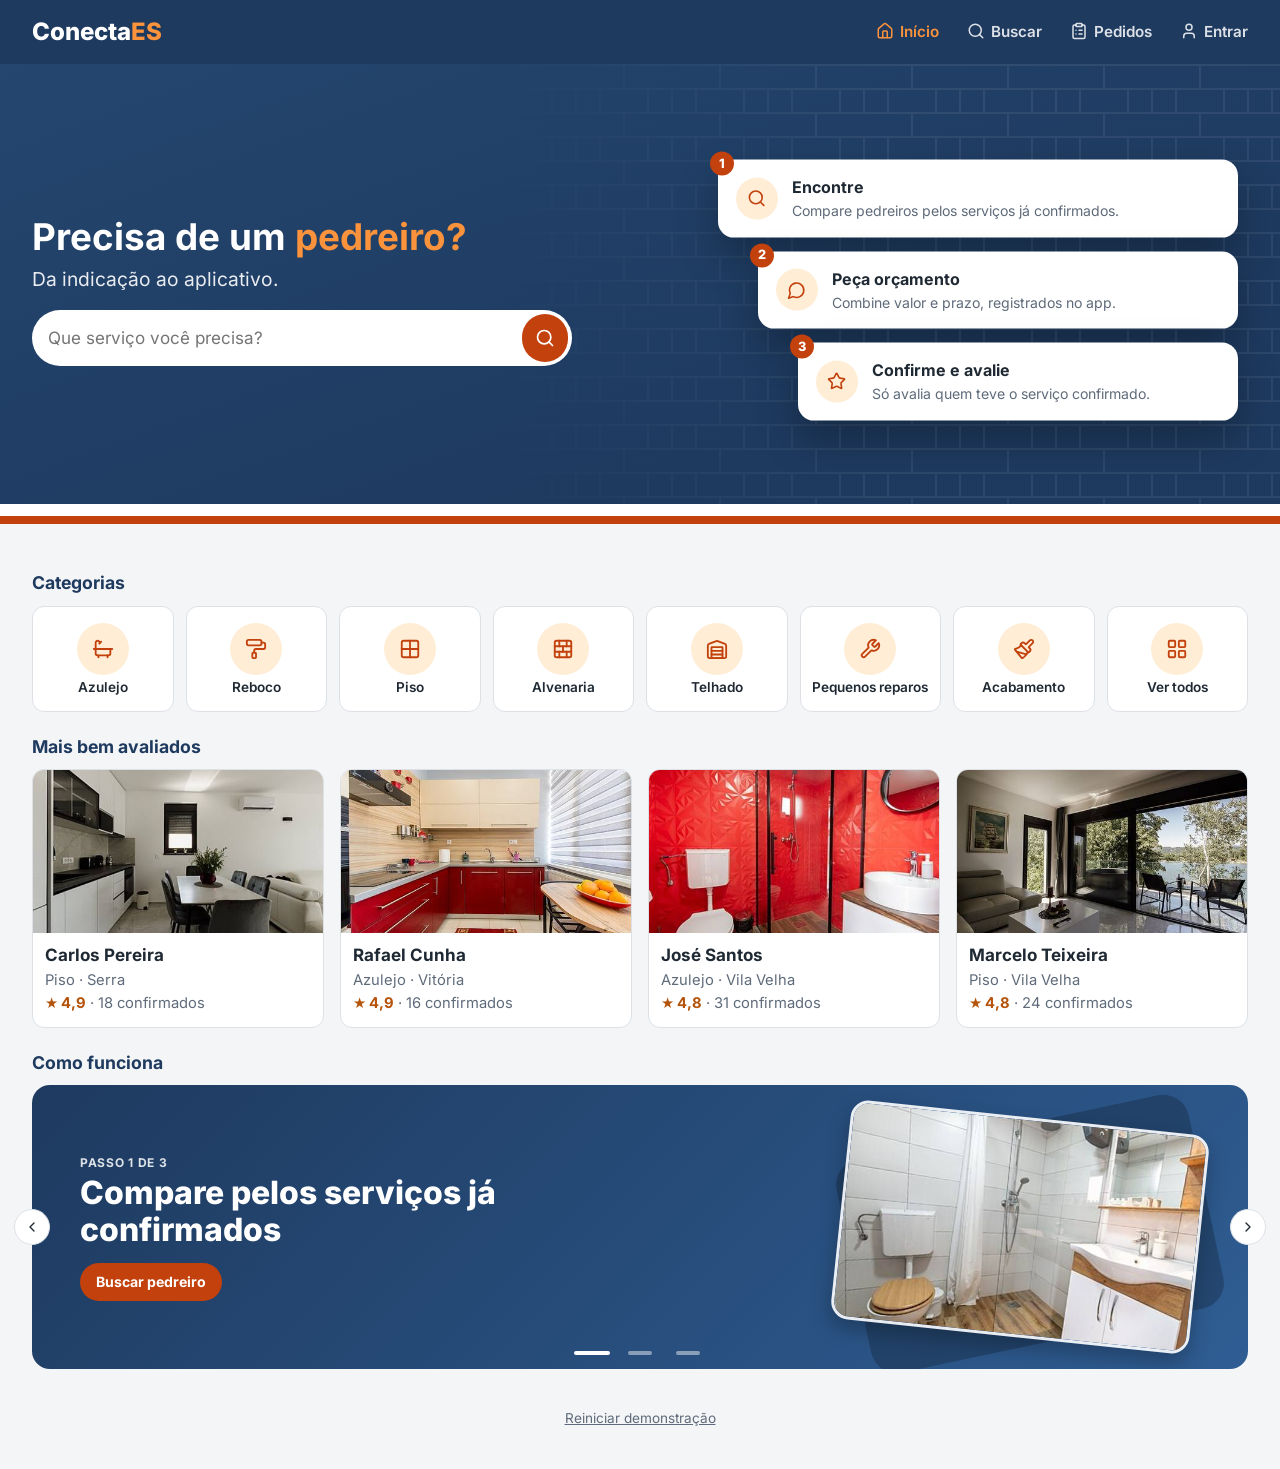
<file: index.html>
<!doctype html>
<html lang="pt-BR">
<head>
  <meta charset="utf-8">
  <meta name="viewport" content="width=device-width, initial-scale=1">
  <meta name="theme-color" content="#1e3a5f">
  <meta name="description" content="Encontre pedreiros na Grande Vitória pelo histórico de serviços confirmados por outros clientes.">
  <title>ConectaES</title>
  <link rel="manifest" href="manifest.json">
  <link rel="icon" href="icones/icone-192.png">
  <link rel="apple-touch-icon" href="icones/icone-192.png">
  <meta name="apple-mobile-web-app-capable" content="yes">
  <link rel="stylesheet" href="css/estilo.css">
</head>
<body>
  <!-- Página inicial: vitrine aberta, sem login.
       O login só é pedido na hora de pedir orçamento ou ver os pedidos. -->
  <header class="topo-inicio">
    <a class="marca" href="index.html" aria-label="ConectaES, página inicial">Conecta<span>ES</span></a>
    <a id="conta" class="botao-conta" href="entrar.html">Entrar</a>
  </header>

  <section class="vitrine">
    <h1>Precisa de um <em>pedreiro?</em></h1>
    <p class="slogan">Da indicação ao aplicativo.</p>
    <form id="form-busca" class="busca-rapida" role="search">
      <input id="texto" type="search" placeholder="Que serviço você precisa?" aria-label="Que serviço você precisa?">
      <button type="submit" aria-label="Buscar"></button>
    </form>

    <!-- Os três passos de uso do app (preenchidos por inicio.js): em linha no
         celular, em cartões de escada à direita no computador. -->
    <nav class="vitrine-cartoes" id="vitrine-cartoes" aria-label="Como funciona"></nav>
  </section>

  <main class="conteudo largo">
    <h2 class="titulo-secao">Categorias</h2>
    <div class="categorias" id="categorias"></div>

    <h2 class="titulo-secao">Mais bem avaliados</h2>
    <div class="destaques" id="destaques"></div>

    <h2 class="titulo-secao">Como funciona</h2>
    <!-- Como funciona: um banner por passo, que desliza sozinho (ver inicio.js) -->
    <section class="carrossel" aria-roledescription="carrossel">
      <div class="slides" id="slides">
        <article class="slide slide-azul">
          <div class="slide-texto">
            <p class="slide-etapa">Passo 1 de 3</p>
            <h3>Compare pelos serviços já confirmados</h3>
            <a class="slide-botao" href="busca.html">Buscar pedreiro</a>
          </div>
          <div class="slide-visual"><img src="img/obras/banheiro-social.jpg" alt=""></div>
        </article>
        <article class="slide slide-laranja">
          <div class="slide-texto">
            <p class="slide-etapa">Passo 2 de 3</p>
            <h3>Peça orçamento direto pelo app</h3>
            <a class="slide-botao" href="busca.html">Pedir orçamento</a>
          </div>
          <div class="slide-visual"><img src="img/obras/piso-cozinha.jpg" alt=""></div>
        </article>
        <article class="slide slide-verde">
          <div class="slide-texto">
            <p class="slide-etapa">Passo 3 de 3</p>
            <h3>Confirme e avalie quando terminar</h3>
            <a class="slide-botao" href="pedidos.html">Meus pedidos</a>
          </div>
          <div class="slide-visual"><img src="img/obras/reboco-fachada.jpg" alt=""></div>
        </article>
      </div>
      <button class="seta seta-esquerda" id="anterior" type="button" aria-label="Anterior"></button>
      <button class="seta seta-direita" id="proximo" type="button" aria-label="Próximo"></button>
      <div class="pontos" id="pontos"></div>
    </section>

    <a href="#" id="reiniciar" class="reiniciar">Reiniciar demonstração</a>
  </main>

  <script src="js/dados.js"></script>
  <script src="js/estado.js"></script>
  <script src="js/icones.js"></script>
  <script src="js/app.js"></script>
  <script src="js/inicio.js"></script>
</body>
</html>
</file>
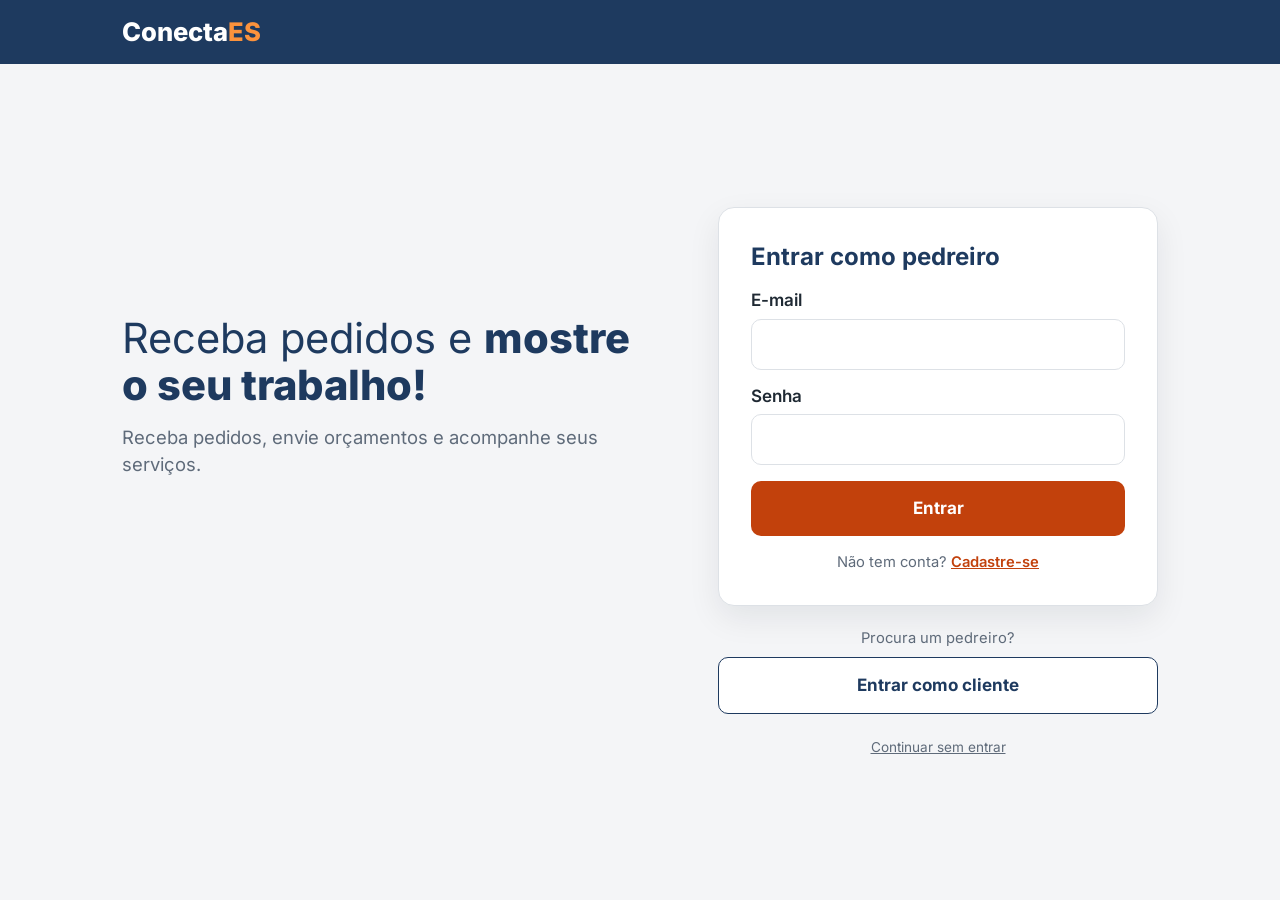
<file: atender.html>
<!doctype html>
<html lang="pt-BR">
<head>
  <meta charset="utf-8">
  <meta name="viewport" content="width=device-width, initial-scale=1">
  <meta name="theme-color" content="#1e3a5f">
  <meta name="description" content="Protótipo do ConectaES, plataforma para contratar pedreiros autônomos na Grande Vitória (ES).">
  <title>Atender pedido · ConectaES</title>
  <link rel="manifest" href="manifest.json">
  <link rel="icon" href="icones/icone-192.png">
  <link rel="apple-touch-icon" href="icones/icone-192.png">
  <meta name="apple-mobile-web-app-capable" content="yes">
  <link rel="stylesheet" href="css/estilo.css">
</head>
<body>
  <!-- Um pedido visto pelo pedreiro: conversa (RF06), envio do orçamento
       e marcação de serviço concluído (RF07) -->
  <header class="cabecalho">
    <a class="voltar" href="painel-pedreiro.html" aria-label="Voltar"></a>
    <h1 id="titulo">Pedido</h1>
  </header>

  <main class="conteudo">
    <div id="pedido"></div>

    <form class="enviar-mensagem" id="form-mensagem">
      <input id="mensagem" type="text" placeholder="Escreva uma mensagem" aria-label="Mensagem">
      <button type="submit" aria-label="Enviar mensagem" id="botao-enviar">Enviar</button>
    </form>
  </main>

  <script src="js/dados.js"></script>
  <script src="js/estado.js"></script>
  <script src="js/icones.js"></script>
  <script src="js/app.js"></script>
  <script src="js/atender.js"></script>
</body>
</html>
</file>
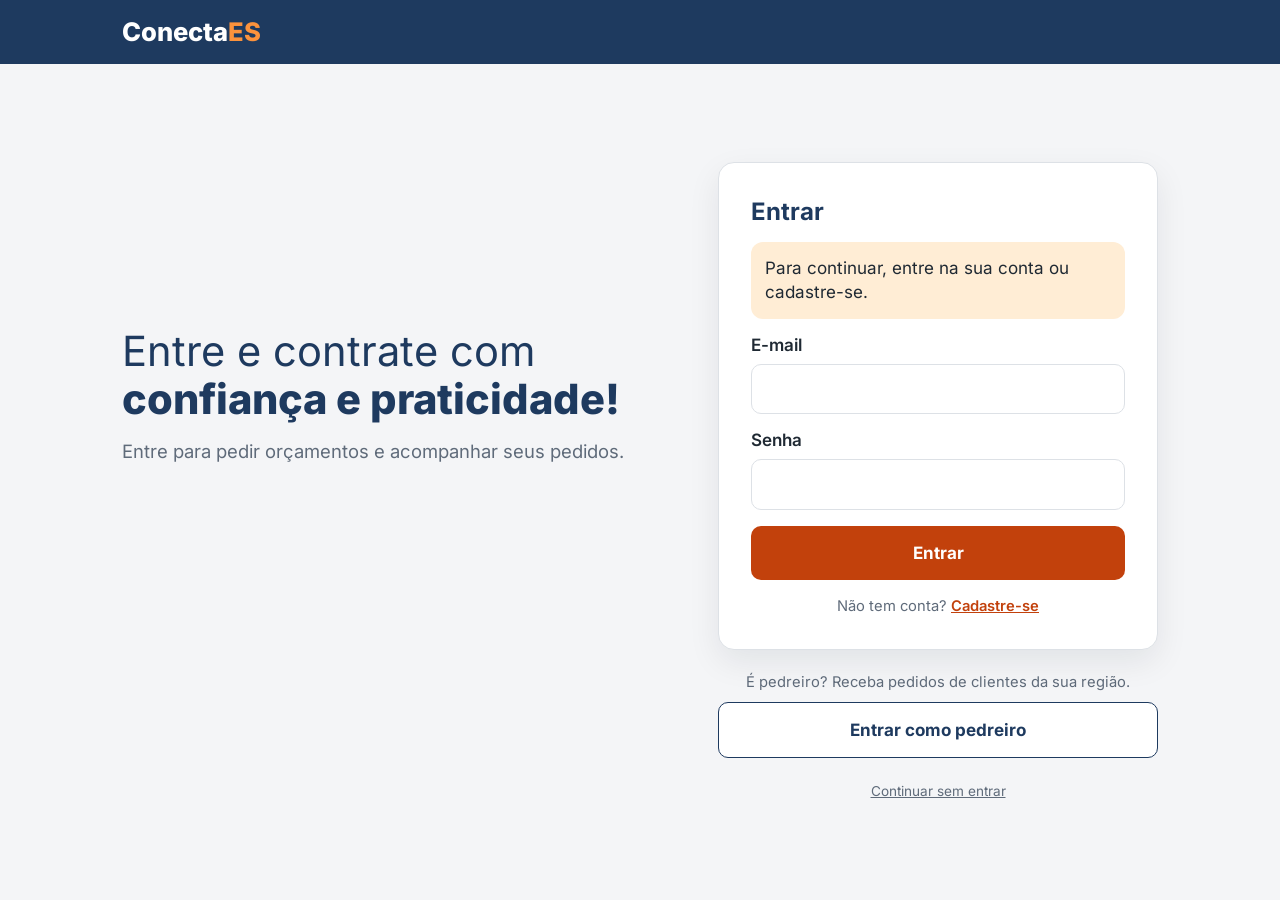
<file: avaliar.html>
<!doctype html>
<html lang="pt-BR">
<head>
  <meta charset="utf-8">
  <meta name="viewport" content="width=device-width, initial-scale=1">
  <meta name="theme-color" content="#1e3a5f">
  <meta name="description" content="Protótipo do ConectaES, plataforma para contratar pedreiros autônomos na Grande Vitória (ES).">
  <title>Avaliar · ConectaES</title>
  <link rel="manifest" href="manifest.json">
  <link rel="icon" href="icones/icone-192.png">
  <link rel="apple-touch-icon" href="icones/icone-192.png">
  <meta name="apple-mobile-web-app-capable" content="yes">
  <link rel="stylesheet" href="css/estilo.css">
</head>
<body>
  <!-- Avaliação vinculada a serviço concluído e confirmado (RF08) -->
  <header class="cabecalho">
    <a class="voltar" id="voltar" href="pedidos.html" aria-label="Voltar"></a>
    <h1>Avaliar serviço</h1>
  </header>

  <main class="conteudo" id="avaliacao"></main>

  <script src="js/dados.js"></script>
  <script src="js/estado.js"></script>
  <script src="js/icones.js"></script>
  <script src="js/app.js"></script>
  <script src="js/avaliar.js"></script>
</body>
</html>
</file>
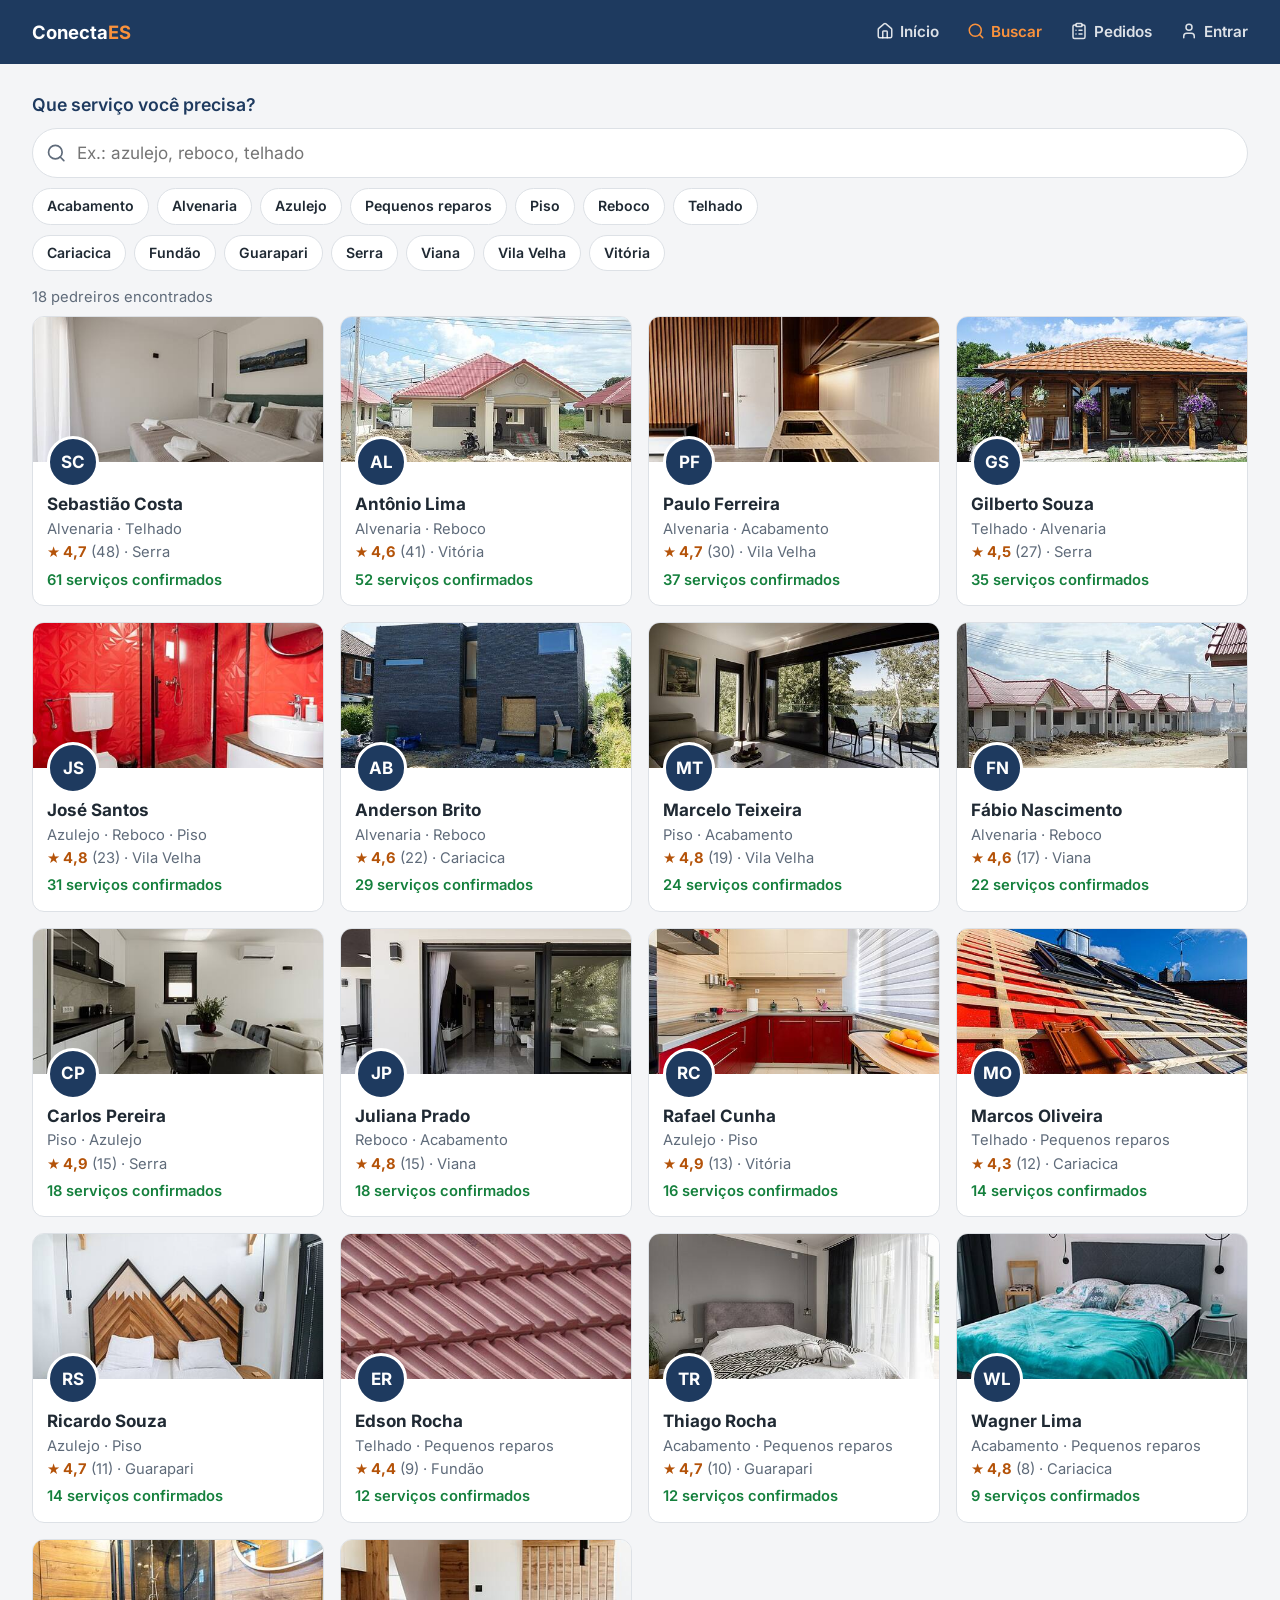
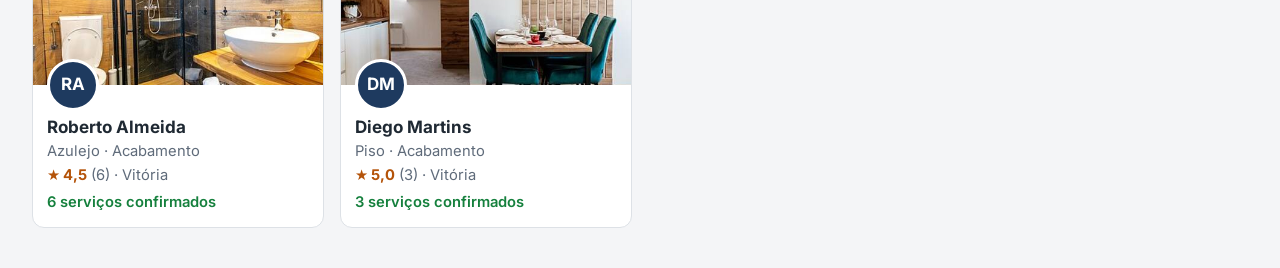
<file: busca.html>
<!doctype html>
<html lang="pt-BR">
<head>
  <meta charset="utf-8">
  <meta name="viewport" content="width=device-width, initial-scale=1">
  <meta name="theme-color" content="#1e3a5f">
  <meta name="description" content="Protótipo do ConectaES, plataforma para contratar pedreiros autônomos na Grande Vitória (ES).">
  <title>Buscar pedreiro · ConectaES</title>
  <link rel="manifest" href="manifest.json">
  <link rel="icon" href="icones/icone-192.png">
  <link rel="apple-touch-icon" href="icones/icone-192.png">
  <meta name="apple-mobile-web-app-capable" content="yes">
  <link rel="stylesheet" href="css/estilo.css">
</head>
<body>
  <!-- Busca de pedreiros (RF04) -->
  <header class="cabecalho">
    <h1><a class="marca-link" href="index.html" aria-label="ConectaES, página inicial">Conecta<span>ES</span></a></h1>
  </header>

  <main class="conteudo largo">
    <label for="texto" class="titulo-secao" style="margin-top:4px">Que serviço você precisa?</label>
    <div class="campo-busca">
      <span id="icone-busca"></span>
      <input id="texto" type="search" placeholder="Ex.: azulejo, reboco, telhado">
    </div>

    <!-- Filtros de tocar: um por especialidade e um por cidade (ver busca.js) -->
    <div class="chips" id="chips-especialidade" aria-label="Especialidade"></div>
    <div class="chips" id="chips-cidade" aria-label="Cidade"></div>

    <p class="suave" id="contagem"></p>
    <div id="lista"></div>
  </main>

  <script src="js/dados.js"></script>
  <script src="js/estado.js"></script>
  <script src="js/icones.js"></script>
  <script src="js/app.js"></script>
  <script src="js/busca.js"></script>
</body>
</html>
</file>
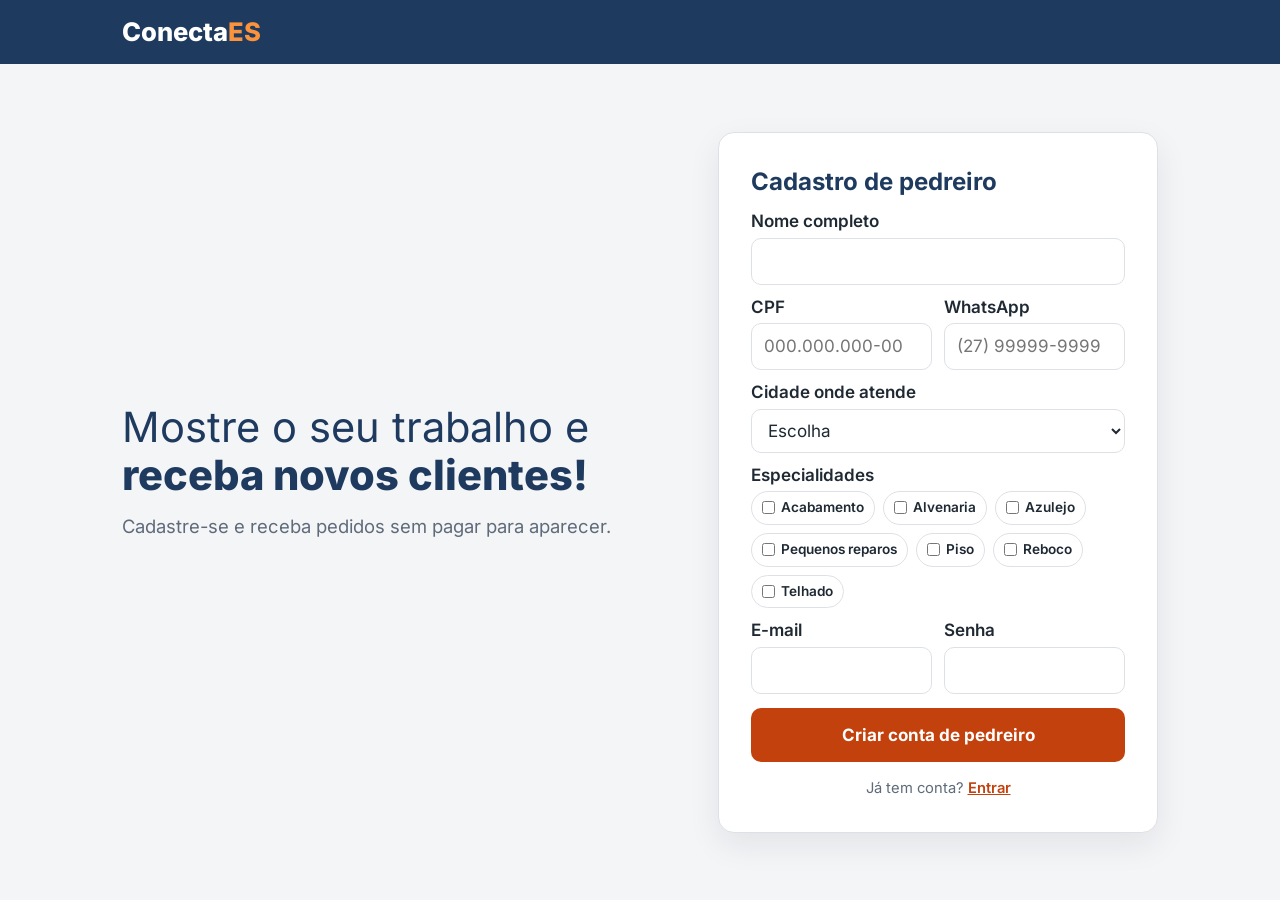
<file: cadastro-pedreiro.html>
<!doctype html>
<html lang="pt-BR">
<head>
  <meta charset="utf-8">
  <meta name="viewport" content="width=device-width, initial-scale=1">
  <meta name="theme-color" content="#1e3a5f">
  <meta name="description" content="Protótipo do ConectaES, plataforma para contratar pedreiros autônomos na Grande Vitória (ES).">
  <title>Cadastro de pedreiro · ConectaES</title>
  <link rel="manifest" href="manifest.json">
  <link rel="icon" href="icones/icone-192.png">
  <link rel="apple-touch-icon" href="icones/icone-192.png">
  <meta name="apple-mobile-web-app-capable" content="yes">
  <link rel="stylesheet" href="css/estilo.css">
</head>
<body>
  <!-- Cadastro do pedreiro (RF01). No protótipo, nada é guardado: ao enviar,
       entra na área do pedreiro. A validação de identidade (RF02) fica de fora. -->
  <main class="entrada">
    <section class="entrada-topo">
      <a class="marca" href="index.html" aria-label="ConectaES, página inicial">Conecta<span>ES</span></a>
      <p class="destaque-entrada">Mostre o seu trabalho e <strong>receba novos clientes!</strong></p>
      <p class="slogan">Cadastre-se e receba pedidos sem pagar para aparecer.</p>
    </section>

    <form id="form-cadastro" class="entrada-cartao compacto">
      <h1>Cadastro de pedreiro</h1>

      <label for="nome">Nome completo</label>
      <input id="nome" type="text" autocomplete="name" required>

      <div class="campos-lado">
        <div>
          <label for="cpf">CPF</label>
          <input id="cpf" type="text" inputmode="numeric" placeholder="000.000.000-00"
                 pattern="\d{3}\.?\d{3}\.?\d{3}-?\d{2}" title="Digite os 11 números do CPF" required>
        </div>
        <div>
          <label for="telefone">WhatsApp</label>
          <input id="telefone" type="tel" autocomplete="tel" placeholder="(27) 99999-9999" required>
        </div>
      </div>

      <label for="cidade">Cidade onde atende</label>
      <select id="cidade" required>
        <option value="">Escolha</option>
        <option>Cariacica</option>
        <option>Fundão</option>
        <option>Guarapari</option>
        <option>Serra</option>
        <option>Viana</option>
        <option>Vila Velha</option>
        <option>Vitória</option>
      </select>

      <label>Especialidades</label>
      <div class="opcoes" id="especialidades"></div>
      <p class="suave erro" id="erro-especialidade" hidden>Escolha pelo menos uma especialidade.</p>

      <div class="campos-lado">
        <div>
          <label for="email">E-mail</label>
          <input id="email" type="email" autocomplete="email" required>
        </div>
        <div>
          <label for="senha">Senha</label>
          <input id="senha" type="password" autocomplete="new-password" minlength="6" required>
        </div>
      </div>

      <button class="botao" type="submit">Criar conta de pedreiro</button>

      <p class="suave" style="text-align:center; margin-top:16px">
        Já tem conta? <a href="entrar.html?tipo=pedreiro">Entrar</a>
      </p>
    </form>
  </main>

  <script src="js/dados.js"></script>
  <script src="js/estado.js"></script>
  <script src="js/icones.js"></script>
  <script src="js/app.js"></script>
  <script src="js/cadastro-pedreiro.js"></script>
</body>
</html>
</file>
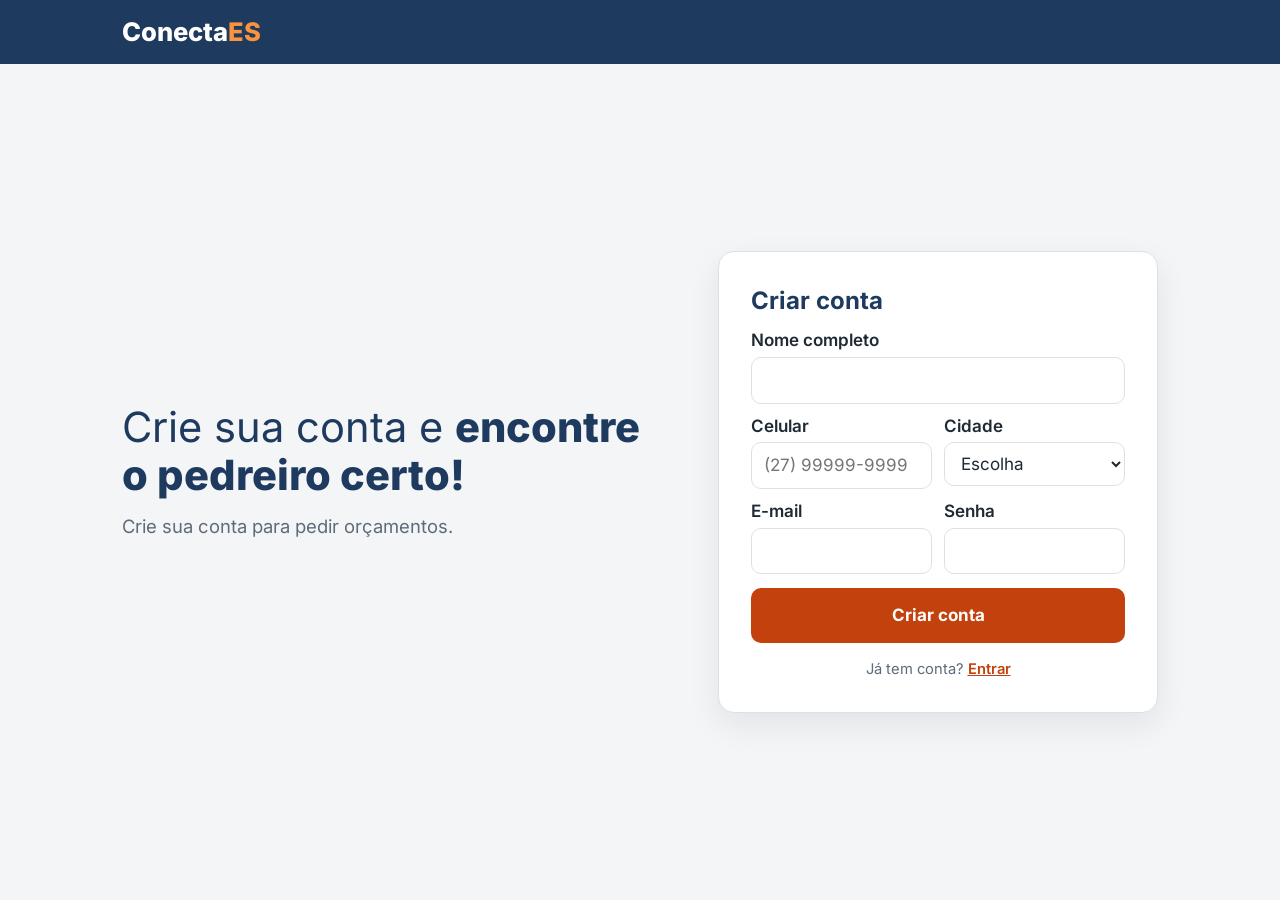
<file: cadastro.html>
<!doctype html>
<html lang="pt-BR">
<head>
  <meta charset="utf-8">
  <meta name="viewport" content="width=device-width, initial-scale=1">
  <meta name="theme-color" content="#1e3a5f">
  <meta name="description" content="Protótipo do ConectaES, plataforma para contratar pedreiros autônomos na Grande Vitória (ES).">
  <title>Criar conta · ConectaES</title>
  <link rel="manifest" href="manifest.json">
  <link rel="icon" href="icones/icone-192.png">
  <link rel="apple-touch-icon" href="icones/icone-192.png">
  <meta name="apple-mobile-web-app-capable" content="yes">
  <link rel="stylesheet" href="css/estilo.css">
</head>
<body>
  <!-- Cadastro do cliente (RF01). No protótipo, nada é guardado: ao enviar, entra na conta. -->
  <main class="entrada">
    <section class="entrada-topo">
      <a class="marca" href="index.html" aria-label="ConectaES, página inicial">Conecta<span>ES</span></a>
      <p class="destaque-entrada">Crie sua conta e <strong>encontre o pedreiro certo!</strong></p>
      <p class="slogan">Crie sua conta para pedir orçamentos.</p>
    </section>

    <form id="form-cadastro" class="entrada-cartao compacto">
      <h1>Criar conta</h1>

      <label for="nome">Nome completo</label>
      <input id="nome" type="text" autocomplete="name" required>

      <div class="campos-lado">
        <div>
          <label for="telefone">Celular</label>
          <input id="telefone" type="tel" autocomplete="tel" placeholder="(27) 99999-9999" required>
        </div>
        <div>
          <label for="cidade">Cidade</label>
          <select id="cidade" required>
        <option value="">Escolha</option>
        <option>Cariacica</option>
        <option>Fundão</option>
        <option>Guarapari</option>
        <option>Serra</option>
        <option>Viana</option>
        <option>Vila Velha</option>
        <option>Vitória</option>
          </select>
        </div>
      </div>

      <div class="campos-lado">
        <div>
          <label for="email">E-mail</label>
          <input id="email" type="email" autocomplete="email" required>
        </div>
        <div>
          <label for="senha">Senha</label>
          <input id="senha" type="password" autocomplete="new-password" minlength="6" required>
        </div>
      </div>

      <button class="botao" type="submit">Criar conta</button>

      <p class="suave" style="text-align:center; margin-top:16px">
        Já tem conta? <a id="link-entrar" href="entrar.html">Entrar</a>
      </p>
    </form>
  </main>

  <script src="js/dados.js"></script>
  <script src="js/estado.js"></script>
  <script src="js/icones.js"></script>
  <script src="js/app.js"></script>
  <script src="js/cadastro.js"></script>
</body>
</html>
</file>
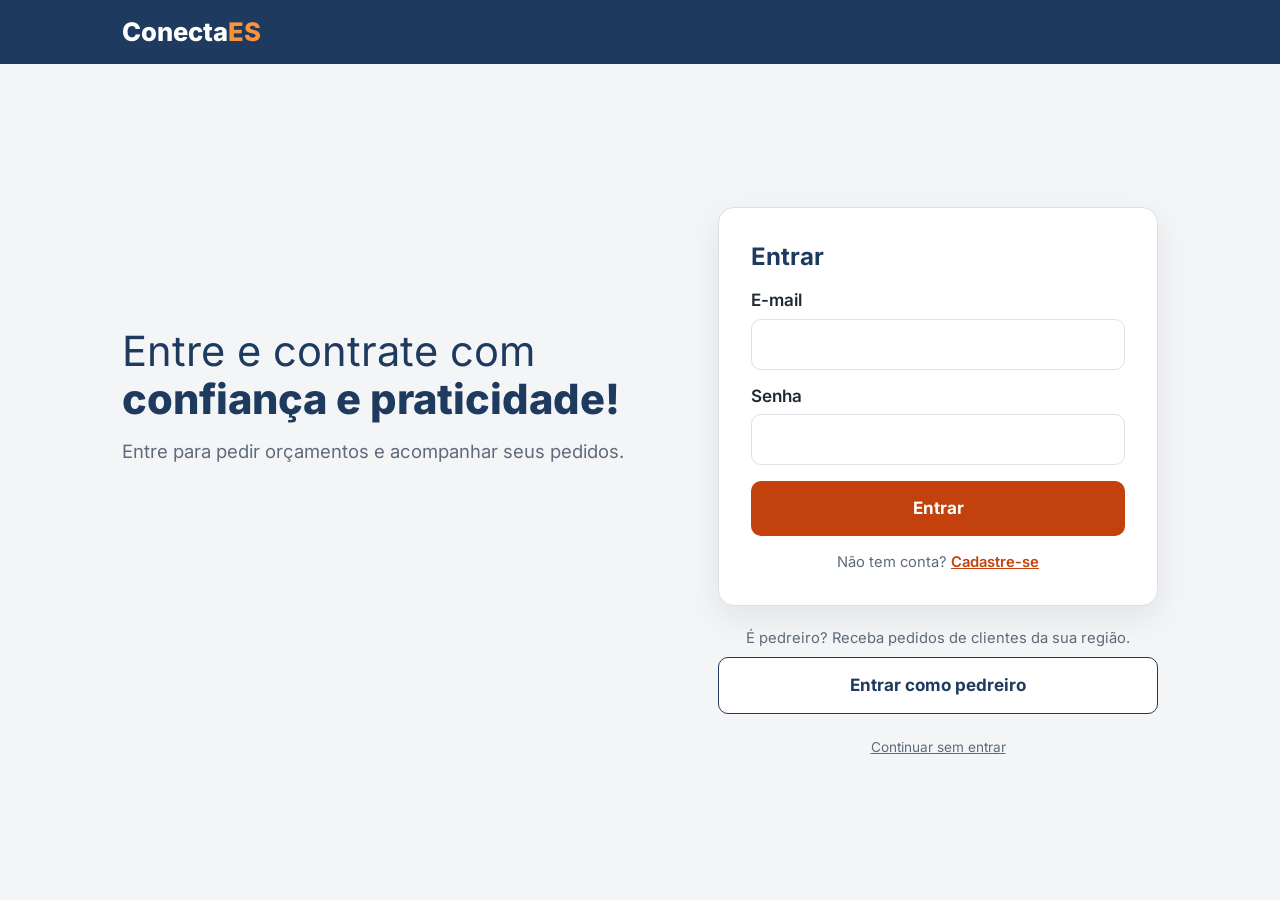
<file: entrar.html>
<!doctype html>
<html lang="pt-BR">
<head>
  <meta charset="utf-8">
  <meta name="viewport" content="width=device-width, initial-scale=1">
  <meta name="theme-color" content="#1e3a5f">
  <meta name="description" content="Protótipo do ConectaES, plataforma para contratar pedreiros autônomos na Grande Vitória (ES).">
  <title>Entrar · ConectaES</title>
  <link rel="manifest" href="manifest.json">
  <link rel="icon" href="icones/icone-192.png">
  <link rel="apple-touch-icon" href="icones/icone-192.png">
  <meta name="apple-mobile-web-app-capable" content="yes">
  <link rel="stylesheet" href="css/estilo.css">
</head>
<body>
  <!-- Tela de entrar (RF01). No protótipo, qualquer e-mail e senha entram.
       Chega-se aqui pelo botão "Entrar" ou ao tentar uma ação que exige login. -->
  <main class="entrada">
    <section class="entrada-topo">
      <a class="marca" href="index.html" aria-label="ConectaES, página inicial">Conecta<span>ES</span></a>
      <p class="destaque-entrada" id="destaque">Entre e contrate com <strong>confiança e praticidade!</strong></p>
      <p class="slogan" id="slogan">Entre para pedir orçamentos e acompanhar seus pedidos.</p>
    </section>

    <form id="form-entrar" class="entrada-cartao">
      <h1 id="titulo-entrar">Entrar</h1>
      <p class="aviso" id="aviso-login" hidden>Para continuar, entre na sua conta ou cadastre-se.</p>

      <label for="email">E-mail</label>
      <input id="email" type="email" autocomplete="email" required>

      <label for="senha">Senha</label>
      <input id="senha" type="password" autocomplete="current-password" required>

      <button class="botao" type="submit">Entrar</button>

      <p class="suave" id="linha-cadastro" style="text-align:center; margin-top:16px">
        Não tem conta? <a id="link-cadastro" href="cadastro.html">Cadastre-se</a>
      </p>
    </form>

    <!-- Troca entre o login do cliente e o do pedreiro (entrar.html?tipo=pedreiro) -->
    <div class="entrada-pedreiro">
      <p class="suave" id="troca-texto">É pedreiro? Receba pedidos de clientes da sua região.</p>
      <a class="botao secundario" id="troca-link" href="entrar.html?tipo=pedreiro">Entrar como pedreiro</a>
    </div>

    <a href="index.html" class="reiniciar">Continuar sem entrar</a>
  </main>

  <script src="js/dados.js"></script>
  <script src="js/estado.js"></script>
  <script src="js/icones.js"></script>
  <script src="js/app.js"></script>
  <script src="js/entrar.js"></script>
</body>
</html>
</file>
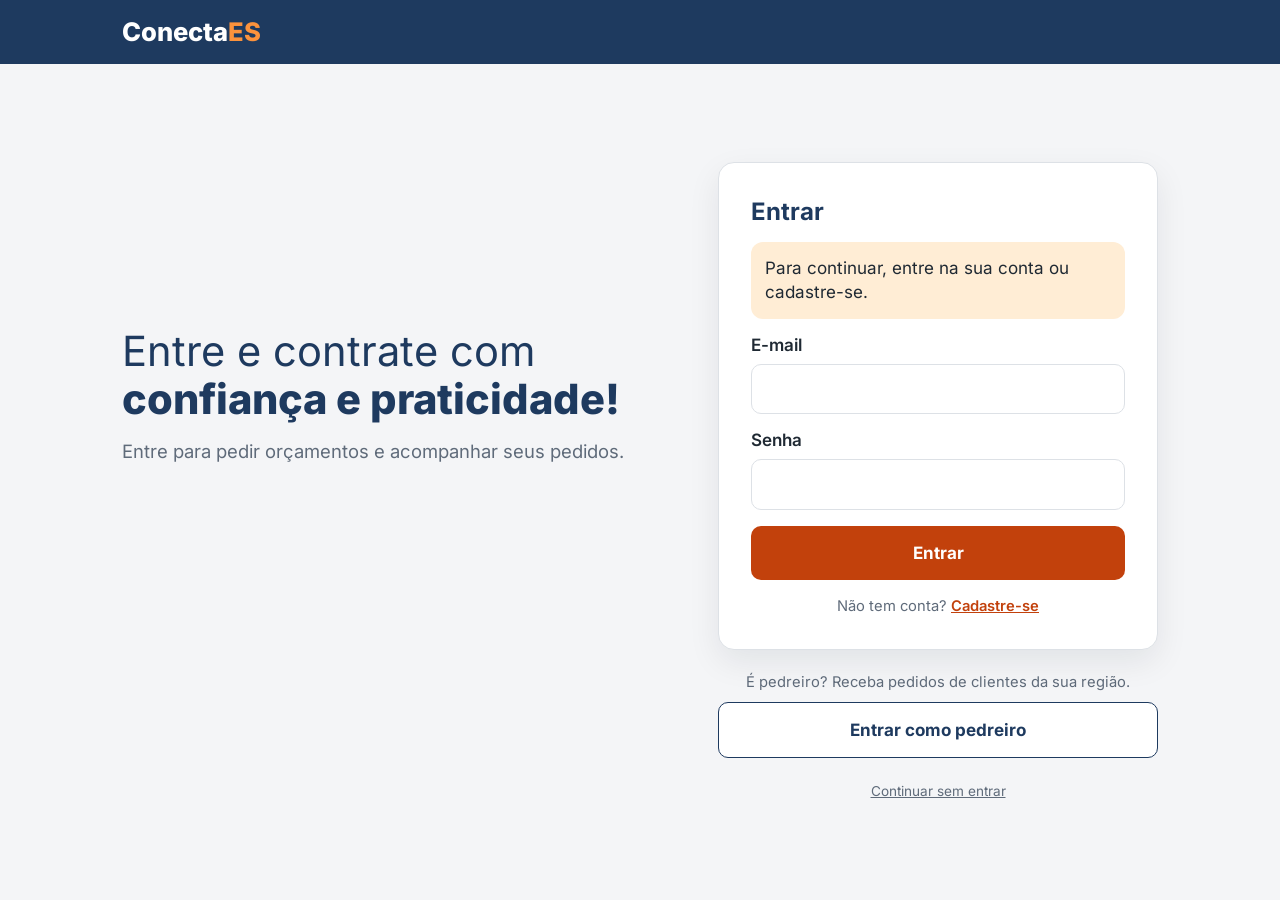
<file: orcamento.html>
<!doctype html>
<html lang="pt-BR">
<head>
  <meta charset="utf-8">
  <meta name="viewport" content="width=device-width, initial-scale=1">
  <meta name="theme-color" content="#1e3a5f">
  <meta name="description" content="Protótipo do ConectaES, plataforma para contratar pedreiros autônomos na Grande Vitória (ES).">
  <title>Pedir orçamento · ConectaES</title>
  <link rel="manifest" href="manifest.json">
  <link rel="icon" href="icones/icone-192.png">
  <link rel="apple-touch-icon" href="icones/icone-192.png">
  <meta name="apple-mobile-web-app-capable" content="yes">
  <link rel="stylesheet" href="css/estilo.css">
</head>
<body>
  <!-- Pedido de orçamento ao pedreiro escolhido (RF05) -->
  <header class="cabecalho">
    <a class="voltar" id="voltar" href="busca.html" aria-label="Voltar"></a>
    <h1>Pedir orçamento</h1>
  </header>

  <main class="conteudo">
    <div class="cartao linha" id="para-quem"></div>

    <form id="form-orcamento">
      <label for="servico">O que você precisa?</label>
      <textarea id="servico" required
        placeholder="Ex.: assentar azulejo no banheiro, cerca de 6 m²"></textarea>

      <label for="bairro">Bairro</label>
      <input id="bairro" type="text" placeholder="Ex.: Praia da Costa">

      <label for="quando">Para quando?</label>
      <input id="quando" type="text" maxlength="60"
        placeholder="Ex.: a partir do dia 10, sábado de manhã">
      <!-- Sugestões: tocar preenche o campo, que continua editável -->
      <div class="chips sugestoes" id="sugestoes-quando">
        <button type="button" class="chip">O quanto antes</button>
        <button type="button" class="chip">Nesta semana</button>
        <button type="button" class="chip">Neste mês</button>
        <button type="button" class="chip">Sem pressa</button>
      </div>

      <p class="suave" style="margin-top:14px">
        O pedreiro vai responder com um orçamento de serviço, valor e prazo,
        que fica registrado no pedido.
      </p>

      <button class="botao" type="submit">Enviar pedido</button>
    </form>
  </main>

  <script src="js/dados.js"></script>
  <script src="js/estado.js"></script>
  <script src="js/icones.js"></script>
  <script src="js/app.js"></script>
  <script src="js/orcamento.js"></script>
</body>
</html>
</file>
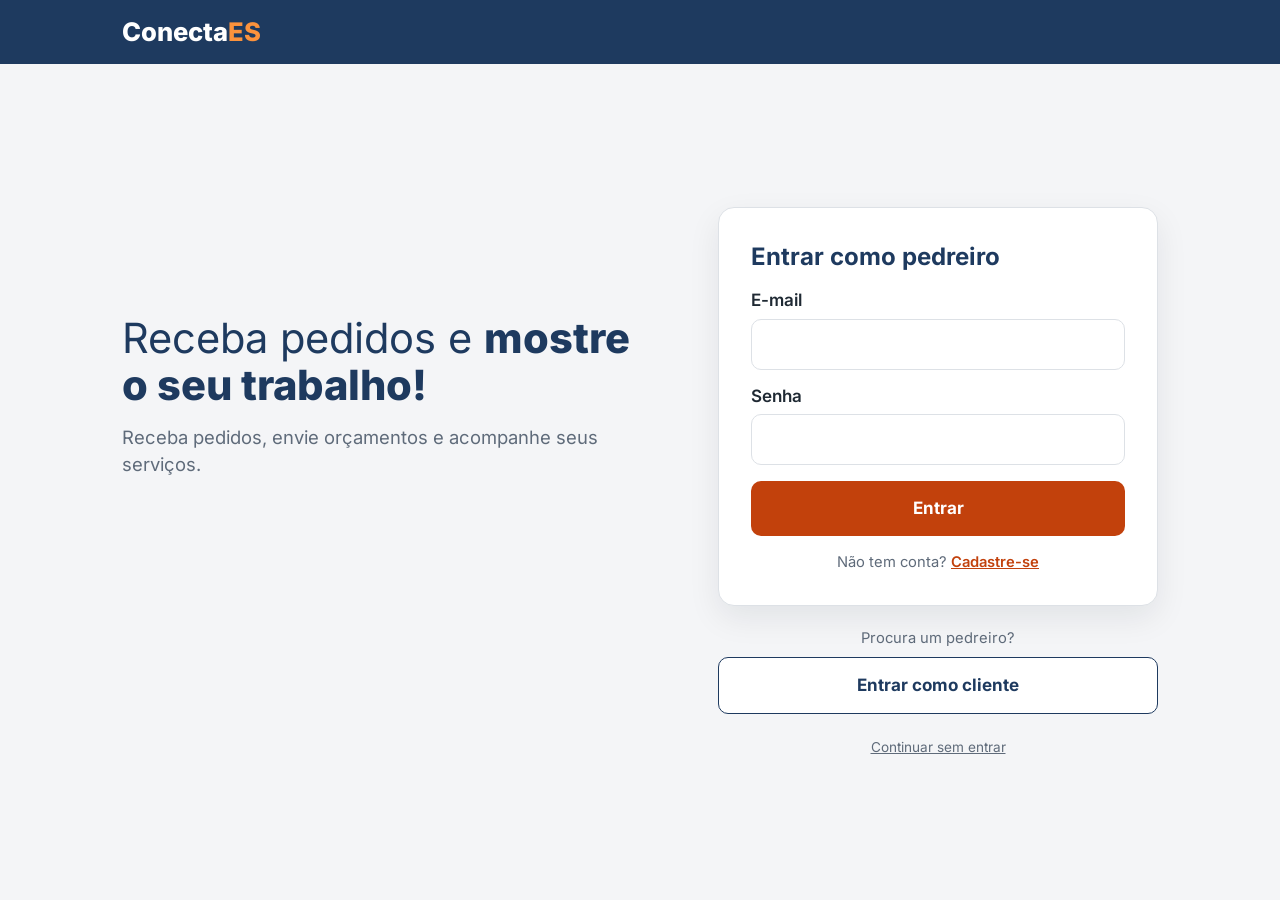
<file: painel-pedreiro.html>
<!doctype html>
<html lang="pt-BR">
<head>
  <meta charset="utf-8">
  <meta name="viewport" content="width=device-width, initial-scale=1">
  <meta name="theme-color" content="#1e3a5f">
  <meta name="description" content="Protótipo do ConectaES, plataforma para contratar pedreiros autônomos na Grande Vitória (ES).">
  <title>Área do pedreiro · ConectaES</title>
  <link rel="manifest" href="manifest.json">
  <link rel="icon" href="icones/icone-192.png">
  <link rel="apple-touch-icon" href="icones/icone-192.png">
  <meta name="apple-mobile-web-app-capable" content="yes">
  <link rel="stylesheet" href="css/estilo.css">
</head>
<body>
  <!-- Área do pedreiro: pedidos recebidos e números do perfil -->
  <header class="cabecalho">
    <h1>Área do pedreiro</h1>
  </header>

  <main class="conteudo">
    <div id="painel"></div>
  </main>

  <script src="js/dados.js"></script>
  <script src="js/estado.js"></script>
  <script src="js/icones.js"></script>
  <script src="js/app.js"></script>
  <script src="js/painel.js"></script>
</body>
</html>
</file>
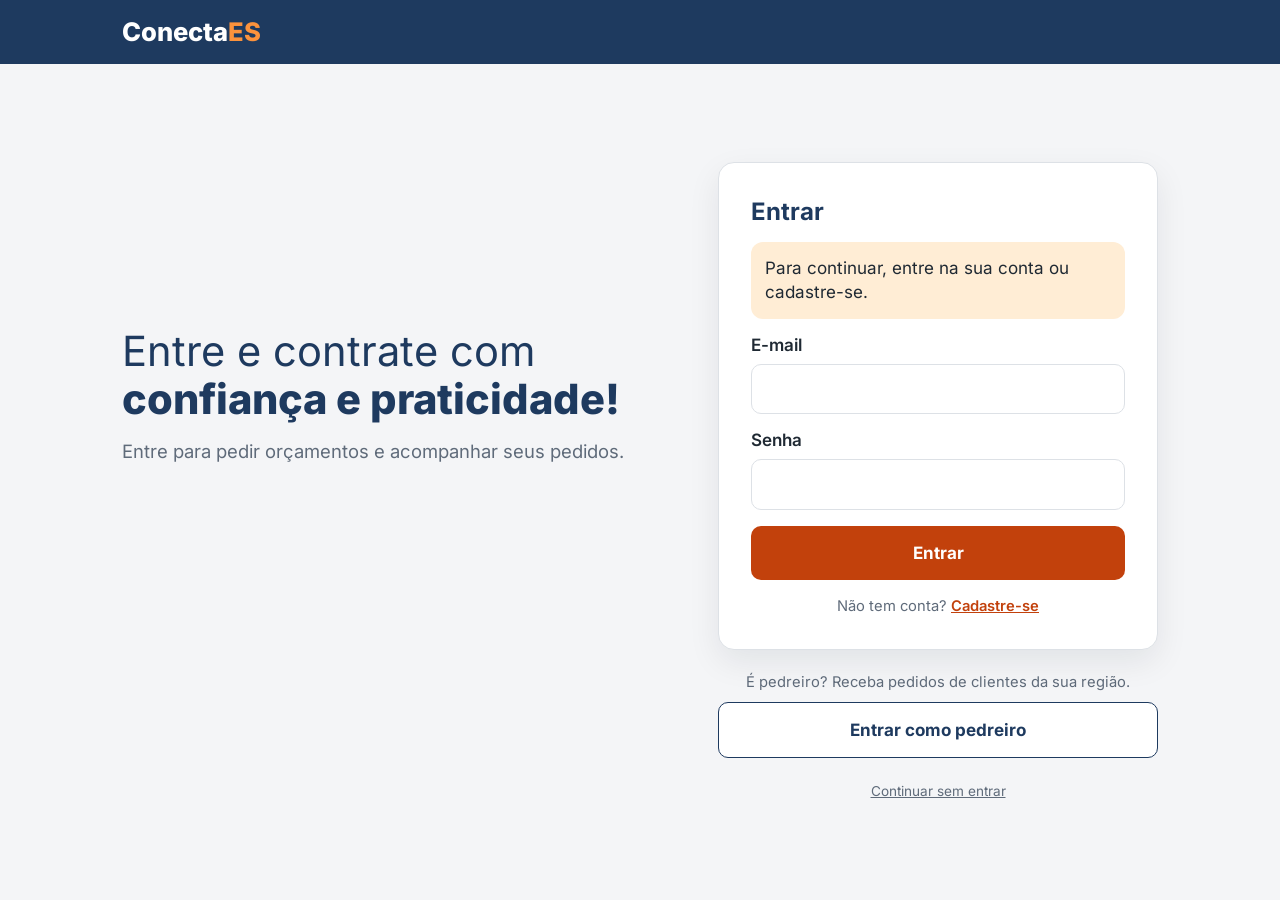
<file: pedido.html>
<!doctype html>
<html lang="pt-BR">
<head>
  <meta charset="utf-8">
  <meta name="viewport" content="width=device-width, initial-scale=1">
  <meta name="theme-color" content="#1e3a5f">
  <meta name="description" content="Protótipo do ConectaES, plataforma para contratar pedreiros autônomos na Grande Vitória (ES).">
  <title>Pedido · ConectaES</title>
  <link rel="manifest" href="manifest.json">
  <link rel="icon" href="icones/icone-192.png">
  <link rel="apple-touch-icon" href="icones/icone-192.png">
  <meta name="apple-mobile-web-app-capable" content="yes">
  <link rel="stylesheet" href="css/estilo.css">
</head>
<body>
  <!-- Um pedido: conversa (RF06), orçamento, conclusão confirmada (RF07) -->
  <header class="cabecalho">
    <a class="voltar" href="pedidos.html" aria-label="Voltar"></a>
    <h1 id="titulo">Pedido</h1>
  </header>

  <main class="conteudo">
    <div id="pedido"></div>

    <form class="enviar-mensagem" id="form-mensagem">
      <input id="mensagem" type="text" placeholder="Escreva uma mensagem" aria-label="Mensagem">
      <button type="submit" aria-label="Enviar mensagem" id="botao-enviar">Enviar</button>
    </form>
  </main>

  <script src="js/dados.js"></script>
  <script src="js/estado.js"></script>
  <script src="js/icones.js"></script>
  <script src="js/app.js"></script>
  <script src="js/pedido.js"></script>
</body>
</html>
</file>
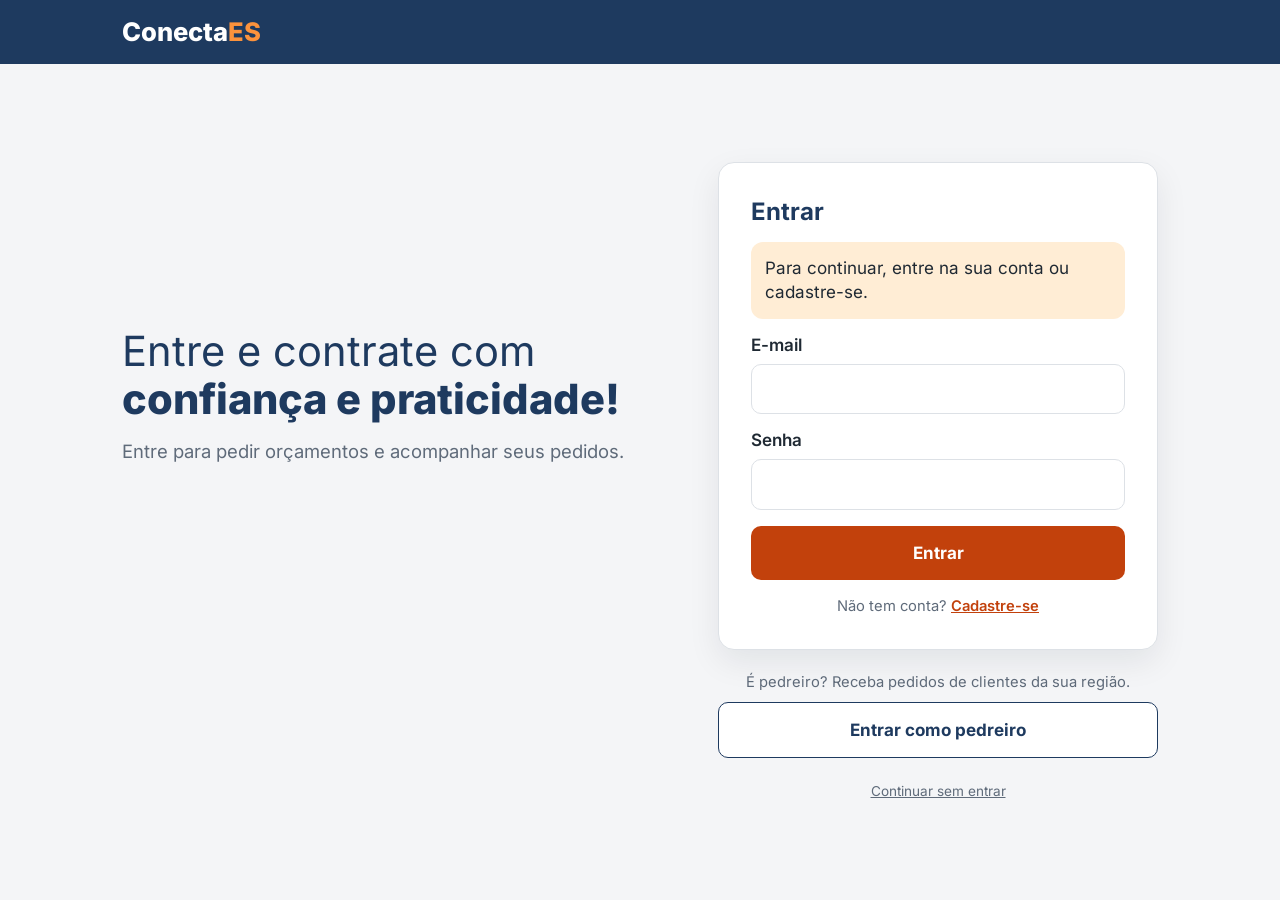
<file: pedidos.html>
<!doctype html>
<html lang="pt-BR">
<head>
  <meta charset="utf-8">
  <meta name="viewport" content="width=device-width, initial-scale=1">
  <meta name="theme-color" content="#1e3a5f">
  <meta name="description" content="Protótipo do ConectaES, plataforma para contratar pedreiros autônomos na Grande Vitória (ES).">
  <title>Meus pedidos · ConectaES</title>
  <link rel="manifest" href="manifest.json">
  <link rel="icon" href="icones/icone-192.png">
  <link rel="apple-touch-icon" href="icones/icone-192.png">
  <meta name="apple-mobile-web-app-capable" content="yes">
  <link rel="stylesheet" href="css/estilo.css">
</head>
<body>
  <!-- Lista dos pedidos do cliente -->
  <header class="cabecalho">
    <h1>Meus pedidos</h1>
  </header>

  <main class="conteudo" id="lista"></main>

  <script src="js/dados.js"></script>
  <script src="js/estado.js"></script>
  <script src="js/icones.js"></script>
  <script src="js/app.js"></script>
  <script src="js/pedidos.js"></script>
</body>
</html>
</file>
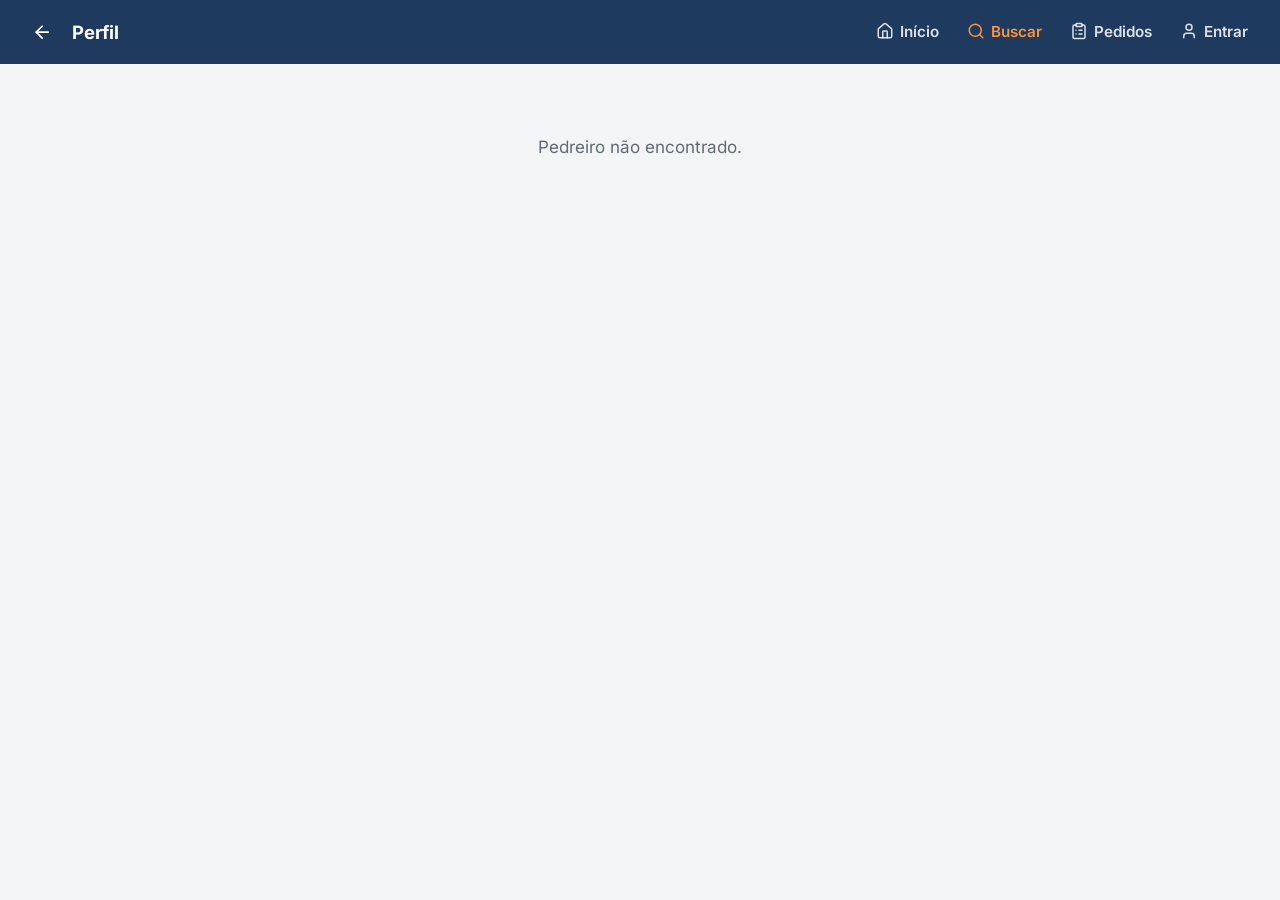
<file: perfil.html>
<!doctype html>
<html lang="pt-BR">
<head>
  <meta charset="utf-8">
  <meta name="viewport" content="width=device-width, initial-scale=1">
  <meta name="theme-color" content="#1e3a5f">
  <meta name="description" content="Protótipo do ConectaES, plataforma para contratar pedreiros autônomos na Grande Vitória (ES).">
  <title>Perfil · ConectaES</title>
  <link rel="manifest" href="manifest.json">
  <link rel="icon" href="icones/icone-192.png">
  <link rel="apple-touch-icon" href="icones/icone-192.png">
  <meta name="apple-mobile-web-app-capable" content="yes">
  <link rel="stylesheet" href="css/estilo.css">
</head>
<body>
  <!-- Perfil público do pedreiro (RF03) -->
  <header class="cabecalho">
    <a class="voltar" href="busca.html" aria-label="Voltar"></a>
    <h1>Perfil</h1>
  </header>

  <main class="conteudo medio" id="perfil"></main>

  <div class="rodape-fixo">
    <a class="botao" id="pedir">Pedir orçamento</a>
  </div>

  <script src="js/dados.js"></script>
  <script src="js/estado.js"></script>
  <script src="js/icones.js"></script>
  <script src="js/app.js"></script>
  <script src="js/perfil.js"></script>
</body>
</html>
</file>
<file: css/estilo.css>
/* =========================================================
   ConectaES - estilo único de todas as telas
   Pensado primeiro para celular (mobile first).
   ========================================================= */

/* Cores e medidas usadas no app inteiro. Mudar aqui muda em todo lugar. */
:root {
  /* Tijolos discretos desenhados em linhas brancas, usados no fundo azul
     do topo da página inicial e das telas de entrar */
  --tijolos: url("data:image/svg+xml,%3Csvg xmlns='http://www.w3.org/2000/svg' width='96' height='48'%3E%3Cg fill='none' stroke='%23ffffff' stroke-opacity='.07' stroke-width='2'%3E%3Cpath d='M0 1H96M0 25H96M48 1V25M0 25V48M96 25V48M24 25V48M72 25V48'/%3E%3C/g%3E%3C/svg%3E");
  --azul: #1e3a5f;          /* cabeçalho e textos de destaque */
  --laranja: #c2410c;       /* botões principais */
  --laranja-claro: #ffedd5; /* fundos de aviso */
  --verde: #15803d;         /* status positivos */
  --fundo: #f4f5f7;         /* fundo da tela */
  --cartao: #ffffff;        /* fundo dos cartões */
  --texto: #1f2933;
  --texto-suave: #5f6b7a;
  --borda: #dde1e6;
  --raio: 12px;             /* arredondamento dos cantos */

  /* Cores derivadas, que mudam no modo escuro */
  --titulo: var(--azul);          /* títulos e textos em azul */
  --laranja-texto: var(--laranja);/* textos e links em laranja */
  --laranja-escuro: #9a3412;      /* texto sobre fundo laranja-claro */
  --azul-claro: #e6edf5;          /* etiquetas, mensagens do cliente */
  --verde-claro: #dcfce7;         /* fundo de status positivo */
  --nota: #b45309;                /* estrelas e notas */
  --erro: #b91c1c;
  --cartao-toque: #eef2f7;        /* cartão sendo tocado */
  --aviso-fundo: #1f2933;         /* avisos rápidos */
}

/* Modo escuro: acompanha o tema escolhido no celular ou no computador.
   Só as cores mudam; o resto do arquivo usa estas variáveis. */
@media (prefers-color-scheme: dark) {
  :root {
    --fundo: #0f1720;
    --cartao: #18222e;
    --texto: #e5e9ee;
    --texto-suave: #9aa5b1;
    --borda: #2b3644;
    --verde: #22c55e;
    --laranja-claro: #3a2416;
    --titulo: #9ec5f0;
    --laranja-texto: #fb923c;
    --laranja-escuro: #fdba74;
    --azul-claro: #1f3147;
    --verde-claro: #12301f;
    --nota: #fbbf24;
    --erro: #f87171;
    --cartao-toque: #223042;
    --aviso-fundo: #2b3644;
    color-scheme: dark; /* campos, barras de rolagem e afins no tema escuro */
  }
}

/* Fonte Inter, guardada no próprio app (fontes/) para funcionar sem
   internet. Licença OFL, ver CREDITOS.md. Cobre letras com acento. */
@font-face {
  font-family: "Inter";
  src: url("../fontes/inter.woff2") format("woff2");
  font-weight: 100 900;
  font-display: swap;
}

* { box-sizing: border-box; }

/* Ícones SVG (ver js/icones.js): do tamanho da letra e da cor do texto */
.icone { width: 1.2em; height: 1.2em; flex: none; vertical-align: -0.22em; }
.com-icone { display: flex; align-items: center; gap: 6px; }
.com-icone .icone { width: 1em; height: 1em; }
.busca-rapida button .icone { width: 20px; height: 20px; }

body {
  margin: 0;
  font-family: "Inter", system-ui, -apple-system, "Segoe UI", Roboto, sans-serif;
  font-size: 17px;          /* letra grande, pensando no RNF02 */
  line-height: 1.45;
  color: var(--texto);
  background: var(--fundo);
  padding-bottom: 80px;     /* espaço para a barra de navegação de baixo */
}

/* ---------- Cabeçalho ---------- */
.cabecalho {
  position: sticky;
  top: 0;
  z-index: 10;
  display: flex;
  align-items: center;
  gap: 12px;
  padding: 14px 16px;
  background: var(--azul);
  color: #fff;
}
.cabecalho h1 { margin: 0; font-size: 1.15rem; }
.cabecalho h1 span { color: #fb923c; } /* o "ES" laranja da marca */
.cabecalho a.voltar {
  display: flex;
  color: #fff;
  text-decoration: none;
  padding: 4px 8px 4px 0;
}

.conteudo { padding: 16px; max-width: 560px; margin: 0 auto; }

/* ---------- Cartões ---------- */
.cartao {
  display: block;
  background: var(--cartao);
  border: 1px solid var(--borda);
  border-radius: var(--raio);
  padding: 14px;
  margin-bottom: 12px;
  color: inherit;
  text-decoration: none;
}
a.cartao:active { background: var(--cartao-toque); }

.linha { display: flex; align-items: center; gap: 12px; }

/* Círculo com as iniciais, no lugar da foto do pedreiro */
.avatar {
  flex: none;
  width: 52px;
  height: 52px;
  border-radius: 50%;
  background: var(--azul);
  color: #fff;
  display: grid;
  place-items: center;
  font-weight: 700;
}
.avatar.grande { width: 88px; height: 88px; font-size: 1.6rem; margin: 0 auto; }

.nome { font-weight: 700; margin: 0; }
.suave { color: var(--texto-suave); font-size: 0.92rem; margin: 2px 0 0; }
.nota { color: var(--nota); font-weight: 700; }
.erro { color: var(--erro); }
.confirmados { color: var(--verde); font-size: 0.92rem; font-weight: 600; }

/* ---------- Formulários ---------- */
label { display: block; font-weight: 600; margin: 14px 0 6px; }
input, select, textarea {
  width: 100%;
  font: inherit;
  padding: 12px;
  border: 1px solid var(--borda);
  border-radius: 10px;
  background: var(--cartao);
  color: var(--texto);
}
textarea { min-height: 110px; resize: vertical; }


/* ---------- Botões ---------- */
.botao {
  display: block;
  width: 100%;
  margin-top: 16px;
  padding: 15px;
  border: none;
  border-radius: 10px;
  background: var(--laranja);
  color: #fff;
  font: inherit;
  font-weight: 700;
  text-align: center;
  text-decoration: none;
  cursor: pointer;
}
.botao.secundario { background: var(--cartao); color: var(--titulo); border: 1px solid var(--titulo); }
.botoes-lado { display: grid; grid-template-columns: 1fr 1fr; gap: 10px; }
.botoes-lado .botao { margin-top: 12px; }

/* Botão que fica preso na parte de baixo da tela (perfil) */
.rodape-fixo {
  position: fixed;
  left: 0; right: 0; bottom: 64px;
  padding: 0 16px 12px;
  background: linear-gradient(transparent, var(--fundo) 35%);
}
.rodape-fixo .botao { max-width: 528px; margin: 0 auto; }

/* ---------- Perfil ---------- */
/* Capa do perfil: foto de obra de ponta a ponta, com a bolinha por cima */
.perfil-capa {
  height: 150px;
  margin: -16px -16px 0;
  background: var(--azul) center / cover;
}
.perfil-topo { text-align: center; padding: 0 0 4px; }
.perfil-topo .avatar.grande { position: relative; margin-top: -44px; border: 4px solid var(--fundo); }
.perfil-topo h2 { margin: 10px 0 2px; }
.etiquetas { display: flex; flex-wrap: wrap; gap: 6px; justify-content: center; margin: 8px 0; }
.etiqueta {
  background: var(--azul-claro);
  color: var(--titulo);
  border-radius: 99px;
  padding: 3px 10px;
  font-size: 0.85rem;
  font-weight: 600;
}
.numeros { display: grid; grid-template-columns: 1fr 1fr; gap: 10px; text-align: center; }
.numeros strong { display: block; font-size: 1.3rem; }

.obras { display: grid; grid-template-columns: 1fr 1fr; gap: 10px; }
/* Foto da obra com a legenda numa faixa escura por cima */
.obra {
  position: relative;
  display: block;
  width: 100%;
  margin: 0;
  padding: 0;
  border: none;
  font: inherit;
  text-align: left;
  aspect-ratio: 4 / 3;
  border-radius: 10px;
  overflow: hidden;
  background: var(--borda); /* aparece enquanto a foto carrega */
}
.obra img { width: 100%; height: 100%; object-fit: cover; display: block; transition: transform 0.25s; }
.obra { cursor: zoom-in; }
.obra:hover img { transform: scale(1.04); }

/* Foto ampliada em tela cheia */
.ampliacao {
  position: fixed;
  inset: 0;
  z-index: 50;
  display: grid;
  place-items: center;
  padding: 16px;
  background: rgba(10, 15, 25, 0.92);
}
.ampliacao[hidden] { display: none; }
.ampliacao figure { margin: 0; text-align: center; color: #fff; }
.ampliacao img { width: 100%; max-width: 640px; border-radius: 12px; }
.ampliacao figcaption { margin-top: 10px; font-weight: 600; }
.ampliacao button {
  display: grid;
  place-items: center;
  width: 44px;
  height: 44px;
  border: none;
  border-radius: 50%;
  background: rgba(255, 255, 255, 0.15);
  color: #fff;
  cursor: pointer;
}
.ampliacao-fechar { position: absolute; top: 16px; right: 16px; }
.ampliacao-seta { position: absolute; top: 50%; margin-top: -22px; z-index: 1; background: rgba(0, 0, 0, 0.55) !important; }
.ampliacao-seta.esquerda { left: 12px; }
.ampliacao-seta.direita { right: 12px; }
.ampliacao figure { width: 100%; max-width: 640px; }
.obra .legenda {
  position: absolute;
  left: 0; right: 0; bottom: 0;
  padding: 16px 8px 6px;
  background: linear-gradient(transparent, rgba(0, 0, 0, 0.65));
  color: #fff;
  font-size: 0.85rem;
  font-weight: 600;
}

h3 { font-size: 1rem; margin: 22px 0 10px; color: var(--titulo); }

/* ---------- Status dos pedidos ---------- */
.status {
  display: inline-block;
  border-radius: 99px;
  padding: 2px 10px;
  font-size: 0.82rem;
  font-weight: 700;
  background: var(--azul-claro);
  color: var(--titulo);
}
.status.atencao { background: var(--laranja-claro); color: var(--laranja-escuro); }
.status.ok { background: var(--verde-claro); color: var(--verde); }

/* ---------- Conversa do pedido ---------- */
.mensagem {
  max-width: 85%;
  padding: 10px 12px;
  border-radius: 12px;
  margin: 8px 0;
  background: var(--cartao);
  border: 1px solid var(--borda);
}
.mensagem.cliente { margin-left: auto; background: var(--azul-claro); border-color: var(--borda); }
.mensagem small { display: block; color: var(--texto-suave); font-size: 0.78rem; }

.caixa-orcamento {
  border: 2px solid var(--titulo);
  border-radius: var(--raio);
  background: var(--cartao);
  padding: 14px;
  margin: 12px 0;
}
.caixa-orcamento dl { margin: 0; display: grid; grid-template-columns: auto 1fr; gap: 4px 12px; }
.caixa-orcamento dt { color: var(--texto-suave); }
.caixa-orcamento dd { margin: 0; font-weight: 600; }

.aviso {
  background: var(--laranja-claro);
  border-radius: var(--raio);
  padding: 14px;
  margin: 12px 0;
}

/* Conversa: caixa com rolagem própria, que mostra as mensagens mais recentes */
.conversa {
  max-height: 45vh;
  overflow-y: auto;
  margin: 12px 0;
  padding: 0 12px 8px;
  background: var(--cartao);
  border: 1px solid var(--borda);
  border-radius: var(--raio);
  overscroll-behavior: contain;          /* rolar a conversa não rola a página */
}
.conversa-titulo {
  position: sticky;
  top: 0;
  display: flex;
  align-items: center;
  gap: 6px;
  margin: 0 -12px 4px;
  padding: 10px 12px 8px;
  background: var(--cartao);
  border-bottom: 1px solid var(--borda);
  color: var(--titulo);
  font-weight: 700;
  font-size: 0.9rem;
}

/* Caixa de escrever: fixa embaixo da tela, acima da barra de navegação */
.enviar-mensagem {
  position: fixed;
  left: 0;
  right: 0;
  bottom: 64px;
  z-index: 15;
  display: flex;
  gap: 8px;
  padding: 10px 16px;
  background: var(--fundo);
  border-top: 1px solid var(--borda);
}
.enviar-mensagem input { flex: 1; border-radius: 999px; padding-left: 16px; }
.enviar-mensagem button {
  flex: none;
  display: grid;
  place-items: center;
  width: 48px;
  border: none;
  border-radius: 50%;
  background: var(--laranja);
  color: #fff;
  cursor: pointer;
}
body.com-chat { padding-bottom: 150px; } /* espaço para a caixa fixa não cobrir o fim */

/* ---------- Estrelas da avaliação ---------- */
.estrelas { display: flex; gap: 6px; justify-content: center; margin: 12px 0; }
.estrelas button {
  border: none;
  background: none;
  font-size: 2.6rem;
  line-height: 1;
  color: var(--borda);
  cursor: pointer;
  padding: 0 2px;
}
.estrelas button.acesa { color: #f59e0b; }

/* ---------- Barra de navegação de baixo ---------- */
.navegacao {
  position: fixed;
  left: 0; right: 0; bottom: 0;
  height: 64px;
  display: grid;
  grid-template-columns: repeat(4, 1fr);
  background: var(--cartao);
  border-top: 1px solid var(--borda);
  z-index: 20;
}
.navegacao a {
  display: grid;
  place-items: center;
  text-decoration: none;
  color: var(--texto-suave);
  font-size: 0.85rem;
  font-weight: 600;
}
.navegacao a.ativo { color: var(--laranja-texto); }
.navegacao span { display: block; text-align: center; }
.navegacao span .icone { width: 24px; height: 24px; }
.navegacao span { position: relative; }
/* Bolinha com o número de pendências, sobre o ícone */
.bolinha {
  position: absolute;
  top: -6px;
  left: 50%;
  margin-left: 6px;
  min-width: 18px;
  height: 18px;
  padding: 0 5px;
  border-radius: 999px;
  background: #dc2626;
  color: #fff;
  font-size: 0.7rem;
  font-weight: 700;
  line-height: 18px;
  text-align: center;
}

/* ---------- Tela de entrada ---------- */
.entrada { min-height: 100vh; padding-bottom: 24px; }
.marca { display: block; color: var(--titulo); font-size: 2rem; font-weight: 800; margin: 0; text-decoration: none; }
.marca-link { color: inherit; text-decoration: none; } /* logo do topo da busca: leva à página inicial */
.marca span { color: var(--laranja); }

/* Faixa do topo das telas de entrada e cadastro */
.entrada-topo {
  padding: 48px 24px 72px;
  color: #fff;
  /* mesmo azul do topo da página inicial; os tijolos vêm do ::before */
  position: relative;
  background: linear-gradient(160deg, #24466f, var(--azul) 70%);
}
.entrada-topo > * { max-width: 392px; margin-left: auto; margin-right: auto; }
.entrada-topo .marca { color: #fff; font-size: 2.4rem; }
.destaque-entrada { display: none; } /* frase grande: só no computador */
/* frase sempre com espaço para duas linhas: a faixa fica do mesmo
   tamanho em entrar, cadastro e cadastro de pedreiro */
.entrada-topo .slogan { min-height: 2.9em; }
.entrada-topo .marca span { color: #fb923c; } /* laranja mais claro, para contrastar com o azul */
.slogan { font-size: 1.15rem; margin: 2px auto 20px; opacity: 0.9; }
.selos { list-style: none; padding: 0; font-size: 0.92rem; }
.selos li { display: flex; gap: 8px; margin: 6px auto; }
.selos span { color: #fb923c; font-weight: 800; }

/* Cartão branco do formulário, sobreposto à faixa azul */
.entrada-cartao {
  position: relative;
  margin: -48px 16px 0;
  padding: 20px;
  background: var(--cartao);
  border-radius: 16px;
  box-shadow: 0 8px 24px rgba(15, 23, 42, 0.12);
}
@media (min-width: 472px) {
  .entrada-cartao { max-width: 440px; margin-left: auto; margin-right: auto; }
}
.entrada-cartao h1 { margin: 0 0 4px; font-size: 1.3rem; color: var(--titulo); }
/* Cadastros mais compactos: menos espaço entre os campos e, quando há
   largura, dois campos lado a lado (CPF e WhatsApp, e-mail e senha) */
.compacto label { margin: 10px 0 4px; }
.compacto input, .compacto select { padding: 10px 12px; }
.compacto .opcao { margin: 0; padding: 6px 10px; font-size: 0.85rem; }
.compacto .botao { margin-top: 14px; }
@media (min-width: 472px) {
  .campos-lado { display: grid; grid-template-columns: 1fr 1fr; gap: 0 12px; }
}
.entrada-cartao a { color: var(--laranja-texto); font-weight: 600; }
.entrada-pedreiro { margin: 20px 16px 0; text-align: center; }

/* Caixinhas de marcar em forma de etiqueta (especialidades do pedreiro) */
.opcoes { display: flex; flex-wrap: wrap; gap: 8px; }
.opcao {
  display: flex;
  align-items: center;
  gap: 6px;
  margin: 0;
  padding: 8px 12px;
  border: 1px solid var(--borda);
  border-radius: 999px;
  font-weight: 600;
  font-size: 0.92rem;
  cursor: pointer;
}
.opcao input { width: auto; margin: 0; accent-color: var(--laranja); }
.opcao:has(input:checked) { background: var(--laranja-claro); border-color: var(--laranja); color: var(--laranja-escuro); }
@media (min-width: 472px) { .entrada-pedreiro { max-width: 440px; margin-left: auto; margin-right: auto; } }
.entrada-pedreiro .botao { margin-top: 8px; }

.reiniciar {
  display: block;
  margin-top: 40px;
  text-align: center;
  color: var(--texto-suave);
  font-size: 0.85rem;
}

.vazio { text-align: center; color: var(--texto-suave); padding: 30px 10px; }

/* ---------- Busca ---------- */
/* Campo com a lupa dentro */
.campo-busca { position: relative; }
.campo-busca span { position: absolute; left: 14px; top: 50%; transform: translateY(-50%); color: var(--texto-suave); display: flex; }
.campo-busca input { padding-left: 44px; border-radius: 999px; }

/* Fileira de filtros que rola para o lado */
.chips {
  display: flex;
  gap: 8px;
  overflow-x: auto;
  scrollbar-width: none;
  margin: 10px -16px 0;
  padding: 0 16px 2px;
}
.chips::-webkit-scrollbar { display: none; }
.chip {
  flex: none;
  padding: 7px 14px;
  border: 1px solid var(--borda);
  border-radius: 999px;
  background: var(--cartao);
  color: var(--texto);
  font: inherit;
  font-size: 0.88rem;
  font-weight: 600;
  cursor: pointer;
}
.chip.ativo { background: var(--azul); border-color: var(--azul); color: #fff; }
/* Sugestões embaixo de um campo de texto (ex.: "Para quando?"): quebram linha */
.chips.sugestoes { flex-wrap: wrap; overflow: visible; margin: 8px 0 0; padding: 0; }
#contagem { margin: 16px 0 8px; }

/* Cartão do pedreiro na busca: foto em cima, bolinha sobreposta */
.cartao-pedreiro {
  display: block;
  margin-bottom: 14px;
  background: var(--cartao);
  border: 1px solid var(--borda);
  border-radius: var(--raio);
  overflow: hidden;
  color: inherit;
  text-decoration: none;
}
.cartao-pedreiro img { width: 100%; aspect-ratio: 2 / 1; object-fit: cover; display: block; }
.cartao-pedreiro-texto { position: relative; padding: 30px 14px 14px; }
.cartao-pedreiro .avatar {
  position: absolute;
  top: -26px;
  left: 14px;
  width: 52px;
  height: 52px;
  border: 3px solid var(--cartao);
}
.cartao-pedreiro .confirmados { margin: 6px 0 0; }

/* ---------- Avisos rápidos e transições ---------- */
.aviso-rapido {
  position: fixed;
  left: 50%;
  bottom: 84px;
  z-index: 60;
  display: flex;
  align-items: center;
  gap: 8px;
  max-width: calc(100% - 32px);
  padding: 12px 18px;
  border-radius: 999px;
  background: var(--aviso-fundo);
  color: #fff;
  font-weight: 600;
  font-size: 0.92rem;
  box-shadow: 0 10px 24px rgba(0, 0, 0, 0.25);
  transform: translateX(-50%);
  animation: aviso-entra 0.3s ease;
  transition: opacity 0.4s, transform 0.4s;
}
.aviso-rapido .icone { color: #4ade80; }
.aviso-rapido.saindo { opacity: 0; transform: translate(-50%, 12px); }
@keyframes aviso-entra { from { opacity: 0; transform: translate(-50%, 12px); } }

/* Troca de tela suave (navegadores recentes) e conteúdo que aparece de leve */
@view-transition { navigation: auto; }
.conteudo, .entrada { animation: aparecer 0.25s ease; }
@keyframes aparecer { from { opacity: 0; transform: translateY(6px); } }

/* Quem pediu ao celular menos movimento não vê as animações */
@media (prefers-reduced-motion: reduce) {
  *, *::before, *::after { animation: none !important; transition: none !important; }
  @view-transition { navigation: none; }
}

/* ---------- Ilustração do topo da página inicial ---------- */
/* Os três passos só aparecem em telas largas (ver mais abaixo) */
.vitrine-cartoes { display: none; }
.vc-passo {
  position: relative;
  display: flex;
  flex-direction: column;
  align-items: center;
  gap: 6px;
  padding: 12px 6px 10px;
  background: var(--cartao);
  color: var(--texto);
  border-radius: 14px;
  box-shadow: 0 10px 24px rgba(0, 0, 0, 0.22);
  font-size: 0.8rem;
  line-height: 1.2;
  text-align: center;
  text-decoration: none;
  /* entram um depois do outro ao abrir a página */
  animation: passo-entra 0.5s ease both;
  transition: transform 0.2s;
}
.vc-passo:nth-child(2) { animation-delay: 0.15s; }
.vc-passo:nth-child(3) { animation-delay: 0.3s; }
@keyframes passo-entra { from { opacity: 0; transform: translateY(12px); } }
.vc-passo p { display: none; } /* a frase só cabe no computador */
.vc-num {
  position: absolute;
  top: -7px;
  left: -7px;
  display: grid;
  place-items: center;
  width: 22px;
  height: 22px;
  border-radius: 50%;
  background: var(--laranja);
  color: #fff;
  font-size: 0.75rem;
  font-weight: 800;
}
.vc-icone {
  display: grid;
  place-items: center;
  flex: none;
  width: 36px;
  height: 36px;
  border-radius: 50%;
  background: var(--laranja-claro);
  color: var(--laranja-texto);
}

/* ---------- Minhas obras (área do pedreiro) ---------- */
.minhas-obras { display: grid; grid-template-columns: repeat(2, 1fr); gap: 10px; }
.minha-obra, .adicionar-obra {
  position: relative;
  margin: 0;
  aspect-ratio: 4 / 3;
  border-radius: 12px;
  overflow: hidden;
}
.minha-obra img { width: 100%; height: 100%; object-fit: cover; display: block; }
.minha-obra figcaption {
  position: absolute;
  left: 0; right: 0; bottom: 0;
  padding: 14px 6px 5px;
  background: linear-gradient(transparent, rgba(0, 0, 0, 0.7));
  color: #fff;
  font-size: 0.85rem;
  font-weight: 600;
  line-height: 1.2;
}
.remover-obra {
  position: absolute;
  top: 4px;
  right: 4px;
  display: grid;
  place-items: center;
  width: 28px;
  height: 28px;
  padding: 0;
  border: none;
  border-radius: 50%;
  background: rgba(0, 0, 0, 0.6);
  color: #fff;
  cursor: pointer;
}
.remover-obra .icone { width: 16px; height: 16px; }
.adicionar-obra {
  display: flex;
  flex-direction: column;
  align-items: center;
  justify-content: center;
  gap: 6px;
  border: 2px dashed var(--laranja-texto);
  background: var(--laranja-claro);
  color: var(--laranja-texto);
  font: inherit;
  font-size: 0.8rem;
  font-weight: 700;
  cursor: pointer;
}
.adicionar-obra .icone { width: 26px; height: 26px; }
.form-obra { margin-top: 12px; }
.form-obra[hidden] { display: none; } /* o estilo de cartão não pode mostrar o formulário escondido */
.escolher-foto {
  display: flex;
  flex-direction: column;
  align-items: center;
  justify-content: center;
  gap: 8px;
  min-height: 140px;
  margin: 10px 0 0;
  border: 2px dashed var(--borda);
  border-radius: 10px;
  color: var(--titulo);
  font-weight: 600;
  text-align: center;
  cursor: pointer;
  overflow: hidden;
}
.escolher-foto img { width: 100%; max-height: 220px; object-fit: cover; }
.escolher-foto span { display: flex; align-items: center; gap: 6px; padding: 8px; }
@media (min-width: 900px) { .minhas-obras { grid-template-columns: repeat(3, 1fr); gap: 12px; } }

/* ---------- Linha do tempo do pedido ---------- */
.linha-tempo {
  display: flex;
  list-style: none;
  margin: 0 0 16px;
  padding: 14px 8px 12px;
  background: var(--cartao);
  border: 1px solid var(--borda);
  border-radius: var(--raio);
}
.linha-tempo li {
  position: relative;
  flex: 1;
  display: flex;
  flex-direction: column;
  align-items: center;
  gap: 6px;
  font-size: 0.72rem;
  font-weight: 600;
  color: var(--texto-suave);
  text-align: center;
}
/* traço que liga uma etapa à anterior */
.linha-tempo li + li::before {
  content: "";
  position: absolute;
  top: 13px;
  right: 50%;
  width: 100%;
  height: 3px;
  margin-right: 15px;
  background: var(--borda);
}
.linha-tempo li.feita::before, .linha-tempo li.atual::before { background: var(--verde); }
.linha-tempo span {
  position: relative;
  z-index: 1;
  display: grid;
  place-items: center;
  width: 28px;
  height: 28px;
  border-radius: 50%;
  border: 2px solid var(--borda);
  background: var(--cartao);
  font-size: 0.8rem;
}
.linha-tempo span .icone { width: 16px; height: 16px; }
.linha-tempo .feita { color: var(--verde); }
.linha-tempo .feita span { background: var(--verde); border-color: var(--verde); color: #fff; }
.linha-tempo .atual { color: var(--laranja-texto); }
.linha-tempo .atual span { border-color: var(--laranja-texto); color: var(--laranja-texto); box-shadow: 0 0 0 4px var(--laranja-claro); }
.linha-tempo .recusada { color: var(--erro); }
.linha-tempo .recusada span { background: #b91c1c; border-color: #b91c1c; color: #fff; }

/* ---------- Página inicial (vitrine) ---------- */
.topo-inicio {
  display: flex;
  align-items: center;
  justify-content: space-between;
  padding: 14px 16px;
  background: var(--azul);
}
.topo-inicio .marca { color: #fff; font-size: 1.5rem; }
.topo-inicio .marca span { color: #fb923c; }
.botao-conta {
  padding: 8px 14px;
  border: 1px solid rgba(255, 255, 255, 0.6);
  border-radius: 999px;
  color: #fff;
  font-size: 0.9rem;
  font-weight: 600;
  text-decoration: none;
}

.vitrine {
  padding: 20px 16px 28px;
  color: #fff;
  /* Azul com leve degradê; faixa branca e laranja embaixo */
  position: relative;
  background: linear-gradient(160deg, #24466f, var(--azul) 70%);
  border-bottom: 8px solid var(--laranja);
  box-shadow: inset 0 -12px 0 #fff;
}
/* Tijolos discretos numa camada própria, que some atrás do texto:
   no celular só aparecem embaixo; no computador, à direita */
.vitrine::before, .entrada-topo::before {
  content: "";
  position: absolute;
  inset: 0;
  background: var(--tijolos);
  -webkit-mask-image: linear-gradient(transparent 55%, #000);
  mask-image: linear-gradient(transparent 55%, #000);
  pointer-events: none;
}
.vitrine > *, .entrada-topo > * { position: relative; z-index: 1; }
.vitrine h1 em { font-style: normal; color: #fb923c; }
.vitrine > * { max-width: 528px; margin-left: auto; margin-right: auto; }
.vitrine h1 { font-size: 1.45rem; line-height: 1.25; margin-top: 0; margin-bottom: 4px; }
.vitrine .slogan { margin-bottom: 16px; }

/* Campo de busca com o botão dentro, no estilo dos classificados */
.busca-rapida { display: flex; background: var(--cartao); border-radius: 999px; padding: 4px; }
.busca-rapida input { border: none; border-radius: 999px; background: transparent; }
.busca-rapida input:focus { outline: none; }
.busca-rapida button {
  flex: none;
  width: 46px;
  border: none;
  border-radius: 999px;
  background: var(--laranja);
  color: #fff;
  display: grid;
  place-items: center;
  cursor: pointer;
}

.titulo-secao { font-size: 1.1rem; color: var(--titulo); margin: 22px 0 10px; }

.categorias { display: grid; grid-template-columns: repeat(4, 1fr); gap: 8px; }
.categoria {
  display: flex;
  flex-direction: column;
  align-items: center;
  gap: 4px;
  padding: 10px 4px;
  background: var(--cartao);
  border: 1px solid var(--borda);
  border-radius: var(--raio);
  color: var(--texto);
  font-size: 0.78rem;
  font-weight: 600;
  text-align: center;
  line-height: 1.2;
  text-decoration: none;
}
.categoria span {
  display: grid;
  place-items: center;
  width: 44px;
  height: 44px;
  border-radius: 50%;
  background: var(--laranja-claro);
  color: var(--laranja-texto);
}
.categoria span .icone { width: 22px; height: 22px; }

/* Cartões de destaque que rolam para o lado */
.destaques {
  display: flex;
  gap: 12px;
  overflow-x: auto;
  scroll-snap-type: x mandatory;
  scroll-padding-left: 16px;
  margin: 0 -16px;
  padding: 0 16px 6px;
}
.destaque {
  flex: 0 0 72%;
  max-width: 260px;
  scroll-snap-align: start;
  background: var(--cartao);
  border: 1px solid var(--borda);
  border-radius: var(--raio);
  overflow: hidden;
  color: var(--texto);
  text-decoration: none;
}
.destaque img { width: 100%; aspect-ratio: 16 / 9; object-fit: cover; display: block; }
.destaque-texto { padding: 10px 12px 12px; }

/* Como funciona: banners que deslizam, no estilo das vitrines de loja */
.carrossel { position: relative; }
.slides {
  display: flex;
  overflow-x: auto;
  scroll-snap-type: x mandatory;
  scroll-behavior: smooth;
  scrollbar-width: none;           /* esconde a barra de rolagem */
  border-radius: 18px;
}
.slides::-webkit-scrollbar { display: none; }
.slide {
  flex: 0 0 100%;
  scroll-snap-align: start;
  display: grid;
  grid-template-columns: 1.25fr 1fr;
  align-items: center;
  gap: 8px;
  min-height: 190px;
  padding: 20px 18px 30px;
  color: #fff;
  overflow: hidden;
}
.slide-azul    { background: linear-gradient(135deg, #1e3a5f, #2f5d93); }
.slide-laranja { background: linear-gradient(135deg, #c2410c, #f97316); }
.slide-verde   { background: linear-gradient(135deg, #166534, #22a35a); }

.slide-etapa {
  margin: 0 0 4px;
  font-size: 0.75rem;
  font-weight: 700;
  letter-spacing: 0.06em;
  text-transform: uppercase;
  opacity: 0.85;
}
.slide h3 { margin: 0 0 14px; color: #fff; font-size: 1.3rem; font-weight: 800; line-height: 1.15; }
.slide-botao {
  display: inline-block;
  padding: 9px 16px;
  border-radius: 999px;
  font-size: 0.88rem;
  font-weight: 700;
  text-decoration: none;
  white-space: nowrap;
}
.slide-azul .slide-botao    { background: var(--laranja); color: #fff; }
.slide-laranja .slide-botao { background: var(--azul); color: #fff; }
.slide-verde .slide-botao   { background: #fff; color: #166534; }

/* Foto inclinada com uma forma escura atrás */
.slide-visual { position: relative; height: 140px; }
.slide-visual::before {
  content: "";
  position: absolute;
  inset: 8px -10px -6px 10px;
  border-radius: 26px;
  background: rgba(0, 0, 0, 0.22);
  transform: rotate(-12deg);
}
.slide-visual img {
  position: relative;
  width: 100%;
  height: 100%;
  object-fit: cover;
  border-radius: 18px;
  border: 3px solid rgba(255, 255, 255, 0.9);
  transform: rotate(6deg);
  box-shadow: 0 10px 20px rgba(0, 0, 0, 0.25);
}

/* Tracinhos que mostram em qual banner está */
.pontos {
  position: absolute;
  left: 0; right: 0; bottom: 10px;
  display: flex;
  justify-content: center;
  gap: 6px;
}
.pontos { bottom: 0; gap: 0; }
.pontos button {
  width: 48px;
  height: 32px;                     /* área de toque bem maior que o traço */
  padding: 0;
  border: none;
  background: none;
  cursor: pointer;
}
.pontos button::before {            /* o traço que aparece */
  content: "";
  display: block;
  height: 4px;
  margin: 0 12px;
  border-radius: 2px;
  background: rgba(255, 255, 255, 0.45);
}
.pontos button.ativo::before { margin: 0 6px; }
.pontos button.ativo::before { background: #fff; }

/* Setas: só aparecem em telas largas; no celular, arrasta-se com o dedo */
.seta {
  display: none;
  position: absolute;
  top: 50%;
  width: 36px;
  height: 36px;
  margin-top: -18px;
  border: 1px solid var(--borda);
  border-radius: 50%;
  background: var(--cartao);
  color: var(--texto);
  place-items: center;
  cursor: pointer;
}
.seta-esquerda { left: -18px; }
.seta-direita  { right: -18px; }
@media (min-width: 600px) {
  .seta { display: grid; }
  .slide { padding-left: 32px; padding-right: 28px; }
}

/* =========================================================
   Computador (telas a partir de 900px de largura)
   No celular nada muda. No computador, o app vira um site:
   menu no topo, conteúdo mais largo e mais colunas.
   ========================================================= */
@media (min-width: 900px) {
  /* Margem lateral que alinha cabeçalho e conteúdo numa faixa de 1320px */
  :root { --margem: max(32px, calc((100vw - 1320px) / 2)); }

  body { padding-bottom: 0; }

  /* Cabeçalhos com a mesma altura do menu e alinhados ao conteúdo */
  .cabecalho, .topo-inicio {
    position: sticky;
    top: 0;
    z-index: 10;
    height: 64px;
    padding: 0 var(--margem);
  }

  /* A barra de baixo sobe para o canto direito do cabeçalho */
  .navegacao {
    top: 0;
    bottom: auto;
    left: auto;
    right: var(--margem);
    height: 64px;
    display: flex !important;
    gap: 28px;
    background: transparent;
    border: none;
  }
  .navegacao a { color: rgba(255, 255, 255, 0.85); font-size: 0.95rem; }
  .navegacao a:hover { color: #fff; }
  .navegacao a.ativo { color: #fb923c; }
  .navegacao a div { display: flex; align-items: center; gap: 6px; }
  .navegacao span .icone { width: 18px; height: 18px; }
  .bolinha { top: -8px; margin-left: 2px; }
  #conta { display: none; } /* o menu do topo já tem "Entrar" e "Pedidos" */

  .rodape-fixo { bottom: 0; }
  .enviar-mensagem { bottom: 0; padding-left: calc(50% - 280px); padding-right: calc(50% - 280px); }
  body.com-chat { padding-bottom: 90px; }
  .aviso-rapido { bottom: 32px; }
  .rodape-fixo .botao { max-width: 960px; }
  .conteudo { padding: 24px 0 40px; }
  .conteudo.largo { max-width: none; padding-left: var(--margem); padding-right: var(--margem); }
  .conteudo.medio { max-width: 960px; }

  /* Página inicial */
  /* No computador: texto e busca à esquerda, cartões do app à direita */
  .vitrine {
    position: relative;
    overflow: hidden;
    min-height: 460px;
    display: flex;
    flex-direction: column;
    justify-content: center;
    padding: 40px var(--margem);
  }
  .vitrine > * { position: relative; z-index: 1; max-width: 540px; margin-left: 0; margin-right: 0; }
  .vitrine::before {
    -webkit-mask-image: linear-gradient(90deg, transparent 38%, #000 70%);
    mask-image: linear-gradient(90deg, transparent 38%, #000 70%);
  }
  .vitrine h1 { font-size: 2.3rem; }
  .vitrine .slogan { font-size: 1.2rem; }
  .categorias { grid-template-columns: repeat(8, 1fr); gap: 12px; }
  .categoria { padding: 16px 6px; font-size: 0.85rem; }
  .categoria span { width: 52px; height: 52px; }
  .destaques {
    display: grid;
    grid-template-columns: repeat(4, 1fr);
    gap: 16px;
    overflow: visible;
    margin: 0;
    padding: 0;
  }
  .destaque { max-width: none; }
  .slide { min-height: 280px; padding: 32px 48px; }
  .slide h3 { font-size: 2rem; }
  .slide-visual { height: 220px; max-width: 360px; justify-self: end; width: 100%; }

  /* Busca: resultados em três colunas */
  .largo #lista:not(:empty) { display: grid; grid-template-columns: repeat(3, 1fr); gap: 16px; }
  .chips { flex-wrap: wrap; overflow: visible; margin-left: 0; margin-right: 0; padding: 0; }
  .largo #lista .cartao-pedreiro { margin: 0; }
  .largo #lista .vazio { grid-column: 1 / -1; }

  /* Perfil: obras em quatro colunas */
  .obras { grid-template-columns: repeat(4, 1fr); }
  .perfil-capa { height: 220px; margin: -24px 0 0; border-radius: 0 0 18px 18px; }
}

/* Entrar e cadastros no computador: faixa fina com a marca no topo,
   frase grande à esquerda e o formulário num cartão à direita */
@media (min-width: 900px) {
  .entrada {
    position: relative;
    display: grid;
    grid-template-columns: 1fr 440px;
    align-content: center;              /* o conjunto fica no meio da tela, na vertical */
    column-gap: 72px;
    max-width: 1100px;
    margin: 0 auto;
    padding: 112px 32px 48px;
  }
  .entrada::before {                   /* a faixa azul fina do topo, de ponta a ponta */
    content: "";
    position: absolute;
    top: 0;
    left: calc(50% - 50vw);
    width: 100vw;
    height: 64px;
    background: var(--azul);
  }
  .entrada-topo {
    position: static;                   /* a marca se posiciona pela tela inteira */
    grid-column: 1;
    grid-row: 1;
    align-self: center;                 /* frase no meio da altura do cartão */
    padding: 0;
    background: none;
    color: var(--texto);
  }
  .entrada-topo > * { max-width: none; margin-left: 0; margin-right: 0; }
  .entrada-topo::before { display: none; } /* no computador não há fundo azul atrás do texto */
  .entrada-topo .marca { z-index: 2; }
  .entrada-topo .marca {               /* a marca vai para a faixa do topo */
    position: absolute;
    top: 13px;
    left: 32px;
    color: #fff;
    font-size: 1.6rem;
  }
  .destaque-entrada {
    display: block;
    margin: 0 0 14px;
    font-size: 2.6rem;
    line-height: 1.15;
    color: var(--titulo);
  }
  .destaque-entrada strong { font-weight: 800; }
  .entrada-topo .slogan { min-height: 0; font-size: 1.15rem; color: var(--texto-suave); opacity: 1; }
  .entrada-cartao {
    grid-column: 2;
    grid-row: 1;
    margin: 0;
    max-width: none;
    padding: 32px;
    border: 1px solid var(--borda);
    box-shadow: 0 12px 32px rgba(15, 23, 42, 0.08);
  }
  .entrada-cartao h1 { font-size: 1.5rem; }
  .entrada-pedreiro { grid-column: 2; grid-row: 2; max-width: none; margin: 20px 0 0; }
  .entrada .reiniciar { grid-column: 2; grid-row: 3; margin-top: 24px; }
}

/* Telas largas: os passos viram cartões em escada, à direita do título */
@media (min-width: 1250px) {
  .vitrine > .vitrine-cartoes {
    position: absolute;
    top: 50%;
    right: calc(var(--margem) + 10px);
    display: flex;
    flex-direction: column;
    justify-content: center;
    gap: 14px;
    width: 520px;
    max-width: none;
    margin: 0;
    transform: translateY(-50%);
  }
  .vc-passo {
    flex-direction: row;
    gap: 14px;
    padding: 16px 18px;
    border-radius: 16px;
    box-shadow: 0 18px 40px rgba(0, 0, 0, 0.28);
    font-size: 1rem;
    line-height: 1.45;
    text-align: left;
  }
  .vc-passo:nth-child(2) { margin-left: 40px; }
  .vc-passo:nth-child(3) { margin-left: 80px; }
  .vc-passo:hover { transform: translateX(-6px); }
  .vc-passo p { display: block; margin: 2px 0 0; font-size: 0.88rem; color: var(--texto-suave); }
  .vc-num { top: -8px; left: -8px; width: 24px; height: 24px; font-size: 0.8rem; }
  .vc-icone { width: 42px; height: 42px; }
}

/* Telas grandes: busca em quatro colunas */
@media (min-width: 1200px) {
  .largo #lista:not(:empty) { grid-template-columns: repeat(4, 1fr); }
}
</file>
